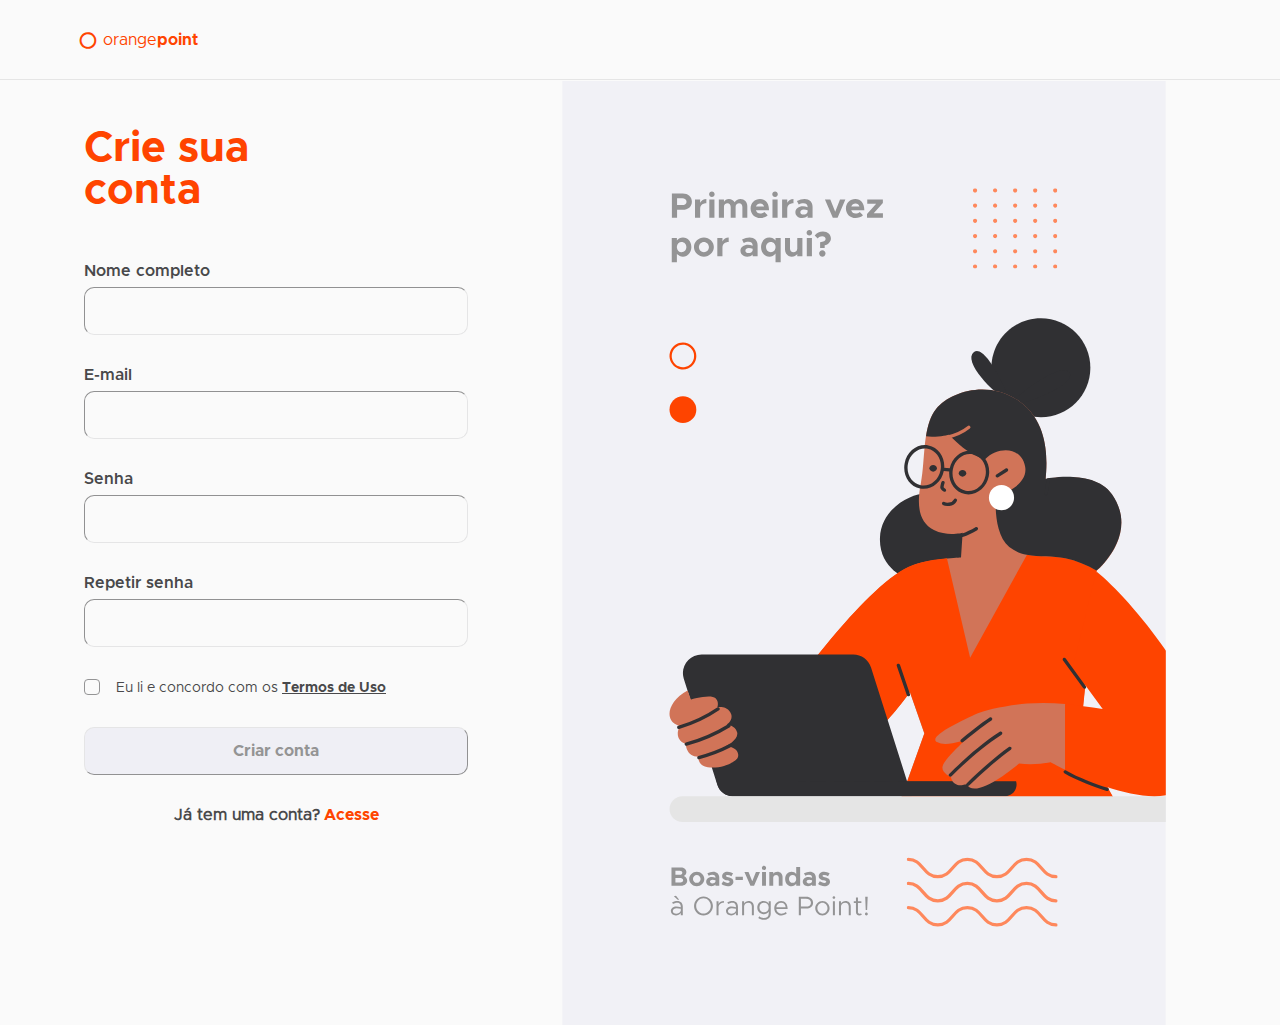
<file: index.html>
<!DOCTYPE html>
<html lang="pt-br">
  <head>
    <meta charset="UTF-8" />
    <meta http-equiv="X-UA-Compatible" content="IE=edge" />
    <meta name="viewport" content="width=device-width, initial-scale=1.0" />
    <link
      rel="shortcut icon"
      href="assets/images/favicon.svg"
      type="image/x-icon"
    />
    <title>Cadastro</title>

    <!--  Icons -->
    <link rel="stylesheet" href="assets/icons/style.css" />

    <!--  Style -->
    <link rel="stylesheet" type="text/css" href="sign-up/style-sign-up.css" />

    <!-- Fonts-->
    <link rel="stylesheet" href="login/style-login.css" />
  </head>
  <body>
    <header id="header">
      <nav class="container">
        <div class="logo-op">
          <i class="icon-Size-32px"></i>
          <a class="logo" href="#">orange<strong>point</strong></a>
        </div>
      </nav>
    </header>

    <main>
      <div id="sign-up-container">
        <div class="form">
          <div class="container">
            <h1 class="acess">
              Crie sua<br />
              conta
            </h1>
          </div>

          <div class="container">
            <label for="name">Nome completo</label>
            <input type="text" name="name" id="name" />
          </div>

          <div class="container">
            <label for="email">E-mail</label>
            <input type="email" name="email" id="email" />
          </div>

          <div class="container">
            <label for="password">Senha</label>
            <input type="password" name="password" id="password" />
          </div>

          <div class="container">
            <label for="password">Repetir senha</label>
            <input type="password" name="password" id="passwordagain" />
          </div>

          <div class="container box-terms">
            <label class="read">
              <input type="checkbox" name="terms" id="box-terms" />
              <span class="checkmark"></span>
              Eu li e concordo com os
              <a
                class="links"
                target="_blank"
                href="http://www.planalto.gov.br/ccivil_03/_ato2015-2018/2018/lei/l13709.htm"
                >Termos de Uso</a
              >
            </label>
          </div>

          <div class="container">
            <button type="submit" onclick="userAction()">Criar conta</button>
          </div>

          <div class="container">
            <p>
              Já tem uma conta?<a class="links" href="/login/index-login.html">
                Acesse</a
              >
            </p>
          </div>
        </div>
        <div>
          <img
            class="banner"
            src="assets/images/Banner-Signup.svg"
            alt="Primeira vez por aqui? - Ilustração mulher no notebook."
          />
        </div>
      </div>
    </main>

    <script type="text/javascript" src="sign-up/main-sign-up.js"></script>
  </body>
</html>
</file>
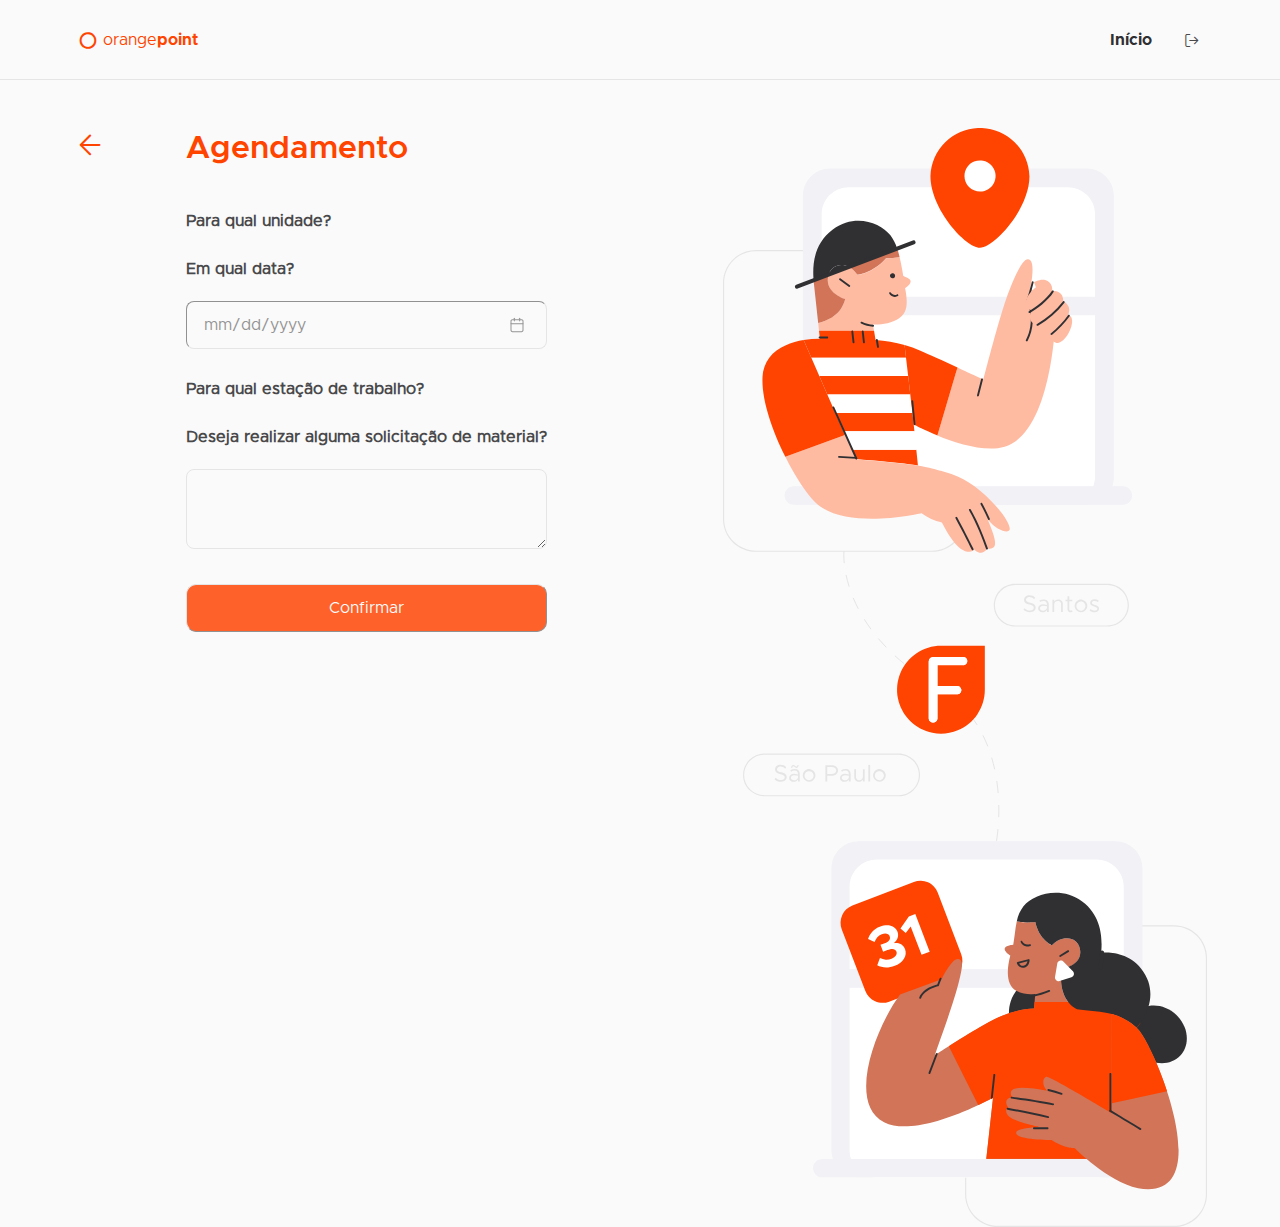
<file: booking/index-booking.html>
<!DOCTYPE html>
<html lang="pt_BR">
  <head>
    <meta charset="UTF-8" />
    <meta http-equiv="X-UA-Compatible" content="IE=edge" />
    <meta name="viewport" content="width=device-width, initial-scale=1.0" />
    <link
      rel="shortcut icon"
      href="../assets/images/favicon.svg"
      type="image/x-icon"
    />
    <title>Agendamento</title>

    <!--  Icons -->
    <link rel="stylesheet" href="../assets/icons/style.css" />

    <!--  Styles -->
    <link rel="stylesheet" href="style-booking.css" />

    <!-- Fonts-->
    <link rel="stylesheet" href="style-booking.css" />
  </head>
  <body>
    <header id="header">
      <nav class="container">
        <div class="logo-op">
          <i class="icon-Size-32px"></i>
          <a class="logo" href="#">orange<strong>point</strong></a>
        </div>

        <!-- menu -->
        <div class="menu">
          <ul class="grid">
            <li><a class="title" href="../welcome/welcome.html">Início</a></li>
            <li>
              <a class="title" href="../login/index-login.html" id="leave">Sair</a>
              <a class="icon-TypeLogout" href="../login/index-login.html"></a>
            </li>
          </ul>
        </div>
        <!-- menu icons -->
        <div class="toggle icon-TypeMenu"></div>
        <div class="toggle icon-TypeX"></div>
      </nav>
    </header>

    <main>
      <div class="booking-container">
        <div class="form">
          <div class="container backbutton">
            <h2>
              <a href="../welcome/welcome.html"><i class="icon-TypeBack-Left"></i></a>Agendamento
            </h2>
          </div>

          <div class="section">
            <div class="container">
              <p>Para qual unidade?</p>
            </div>

            <div id="radios"></div>

            <div class="container">
              <p>Em qual data?</p>
              <input
                id="calendar-icon"
                type="date"
                onchange="onChangeData();"
              />
            </div>

            <div class="container">
              <p>Para qual estação de trabalho?</p>
            </div>

            <section id="cards" class="cards"></section>

            <div class="container">
              <p>Deseja realizar alguma solicitação de material?</p>
              <textarea id="story" name="story" rows="5" cols="33"></textarea>
            </div>

            <div class="container">
              <button onclick="confirmarReserva();">Confirmar</button>
            </div>
          </div>
        </div>

        <div>
          <img src="../assets/images/agendamento.svg" alt="" />
        </div>
      </div>
    </main>

    <script src="script-booking.js"></script>
  </body>
</html>
</file>
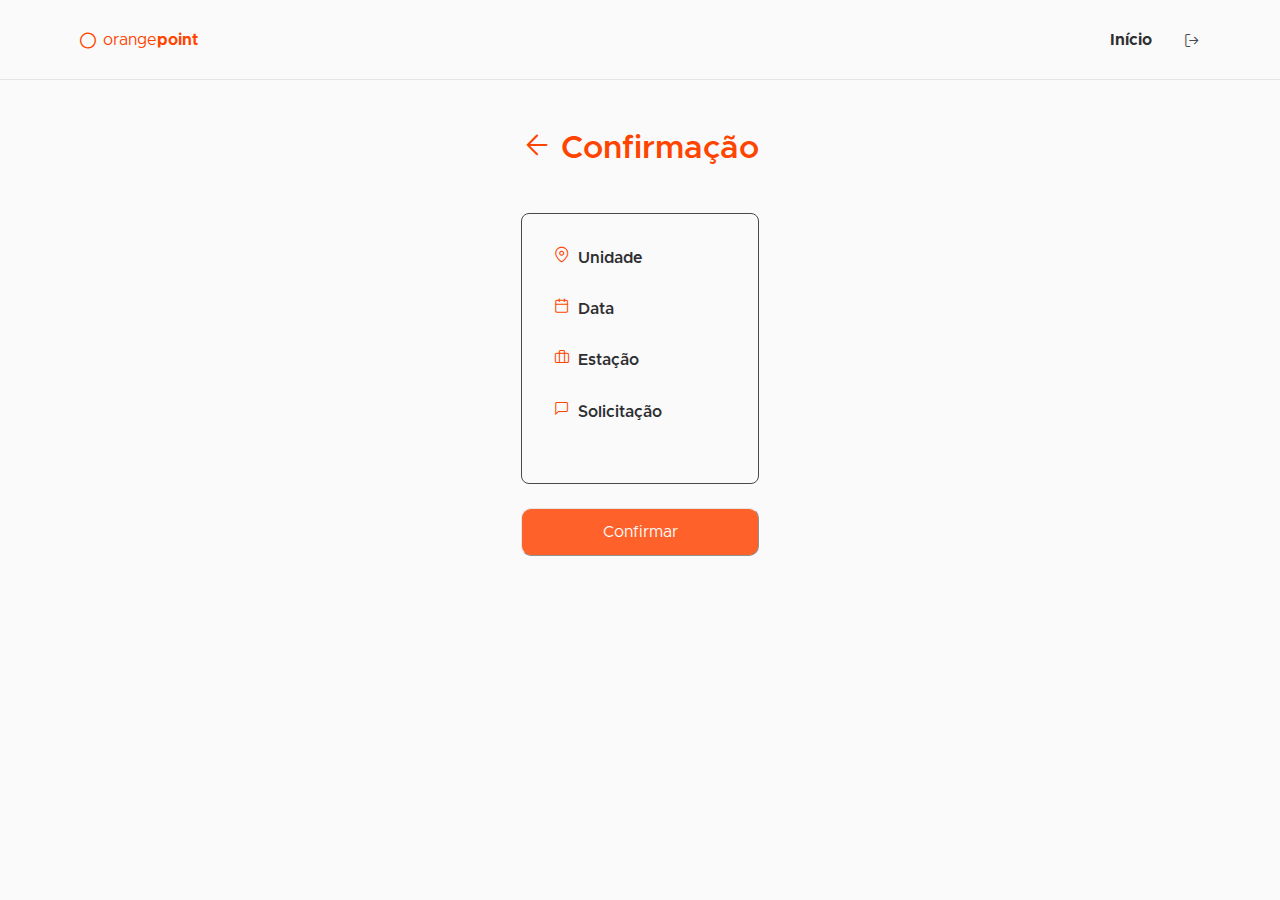
<file: confirmation-page/index-confirmation.html>
<!DOCTYPE html>
<html lang="pt_BR" class="sr">
  <head>
    <meta charset="UTF-8" />
    <meta http-equiv="X-UA-Compatible" content="IE=edge" />
    <meta name="viewport" content="width=device-width, initial-scale=1.0" />
    <link
      rel="shortcut icon"
      href="../assets/images/favicon.svg"
      type="image/x-icon"
    />
    <title>Confirmação</title>
    <link rel="stylesheet" href="style-confirmation.css" />
    <!--  Icons -->
    <link rel="stylesheet" href="../assets/icons/style.css" />
  </head>
  <body>
    <header id="header">
      <nav class="container">
        <div class="logo-op">
          <i class="icon-Size-32px"></i>
          <a class="logo" href="#">orange<strong>point</strong></a>
        </div>
        <!-- menu -->
        <div class="menu">
          <ul class="grid">
            <li><a class="title" href="../welcome/welcome.html">Início</a></li>
            <li>
              <a class="title" href="../login/index-login.html" id="leave">Sair</a>
              <a class="icon-TypeLogout" href="../login/index-login.html"></a>
            </li>
          </ul>
        </div>
        <!-- menu icons -->
        <div class="toggle icon-TypeMenu"></div>
        <div class="toggle icon-TypeX"></div>
      </nav>
    </header>

    <main>
      <section class="confirmation-container">
        <div class="backbutton">
          <h2>
            <a href="../booking/index-booking.html"><i class="icon-TypeBack-Left"></i></a>Confirmação
          </h2>
        </div>

        <div class="card">
          <div class="form">
            <div class="information">
              <i class="icon-TypePlace" id="icon-confirmation"></i>
              <h3>Unidade</h3>
            </div>
            <div>
              <p id="unidade_negocio"></p>
            </div>
            <div>
              <div class="information">
                <i class="icon-TypeCalendar" id="icon-confirmation"></i>
                <h3>Data</h3>
              </div>
              <div>
                <p id="data_reserva"></p>
              </div>
            </div>

            <div>
              <div class="information">
                <i class="icon-TypeWork" id="icon-confirmation"></i>
                <h3>Estação</h3>
              </div>
              <div>
                <p id="estacao_trabalho"></p>
              </div>
            </div>
            <div>
              <div class="information">
                <i class="icon-TypeMessage" id="icon-confirmation"></i>
                <h3>Solicitação</h3>
              </div>
              <div>
                <p id="solicitacao_material">
                </p>
              </div>
            </div>
          </div>
        </div>

        <div>
          <button onclick="onClickConfirmarReserva();">Confirmar</button>
        </div>
      </section>
    </main>
    <script src="main-confirmation.js"></script>
  </body>
</html>
</file>
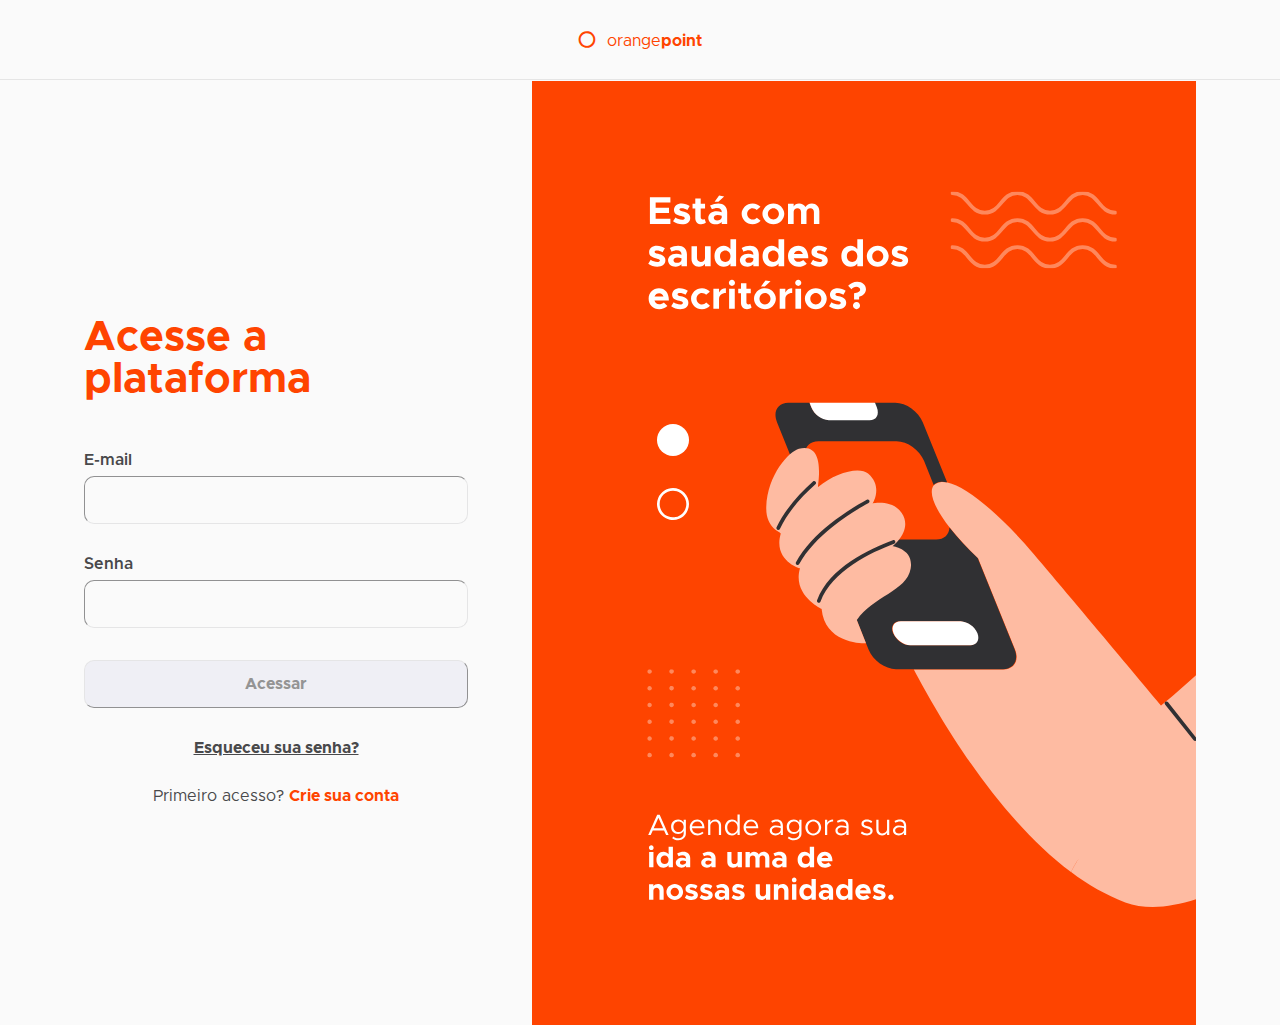
<file: login/index-login.html>
<!DOCTYPE html>
<html lang="pt_BR">
  <head>
    <meta charset="UTF-8" />
    <meta http-equiv="X-UA-Compatible" content="IE=edge" />
    <meta name="viewport" content="width=device-width, initial-scale=1.0" />
    <link
      rel="shortcut icon"
      href="../assets/images/favicon.svg"
      type="image/x-icon"
    />
    <title>Login</title>

    <!--  Icons -->
    <link rel="stylesheet" href="../assets/icons/style.css" />

    <!--  Style -->
    <link rel="stylesheet" type="text/css" src="style-login.css" />

    <!-- Fonts-->
    <link rel="stylesheet" href="style-login.css" />
  </head>
  <body>
    <header id="header">
      <nav class="container">
        <div class="logo-op">
          <i class="icon-Size-32px"></i>
          <a class="logo" href="#">orange<strong>point</strong></a>
        </div>
      </nav>
    </header>

    <main>
      <div id="login-container">
        <div class="form">
          <div class="container">
            <h1 class="acess">Acesse a plataforma</h1>
          </div>

          <div class="container">
            <label for="email">E-mail</label>
            <input type="email" name="email" id="email" />
          </div>

          <div class="container">
            <label for="password">Senha</label>
            <input type="password" name="password" id="password" />
          </div>

          <div class="container">
            <button type="submit" id="button" onclick="userActionLogin()">
              Acessar
            </button>
          </div>

          <div class="container" id="links">
            <a class="forgot-password" href="forgot-password"
              >Esqueceu sua senha?</a
            >
          </div>

          <div class="container" id="first-acess">
            <a
              class="create-account"
              href="/index.html"
              id="links"
              >Primeiro acesso?<span><b> Crie sua conta</b></span></a
            >
          </div>
        </div>
        <div>
          <img
            class="banner"
            src="../assets/images/Banners.svg"
            alt="Desenho com celular na mão e na volta dois textos com os dizeres - está com saudades dos escritórios. Agende agora sua ida a uma de nossas unidades"
          />
        </div>
      </div>
    </main>

    <script type="text/javascript" src="main-login.js"></script>
  </body>
</html>
</file>
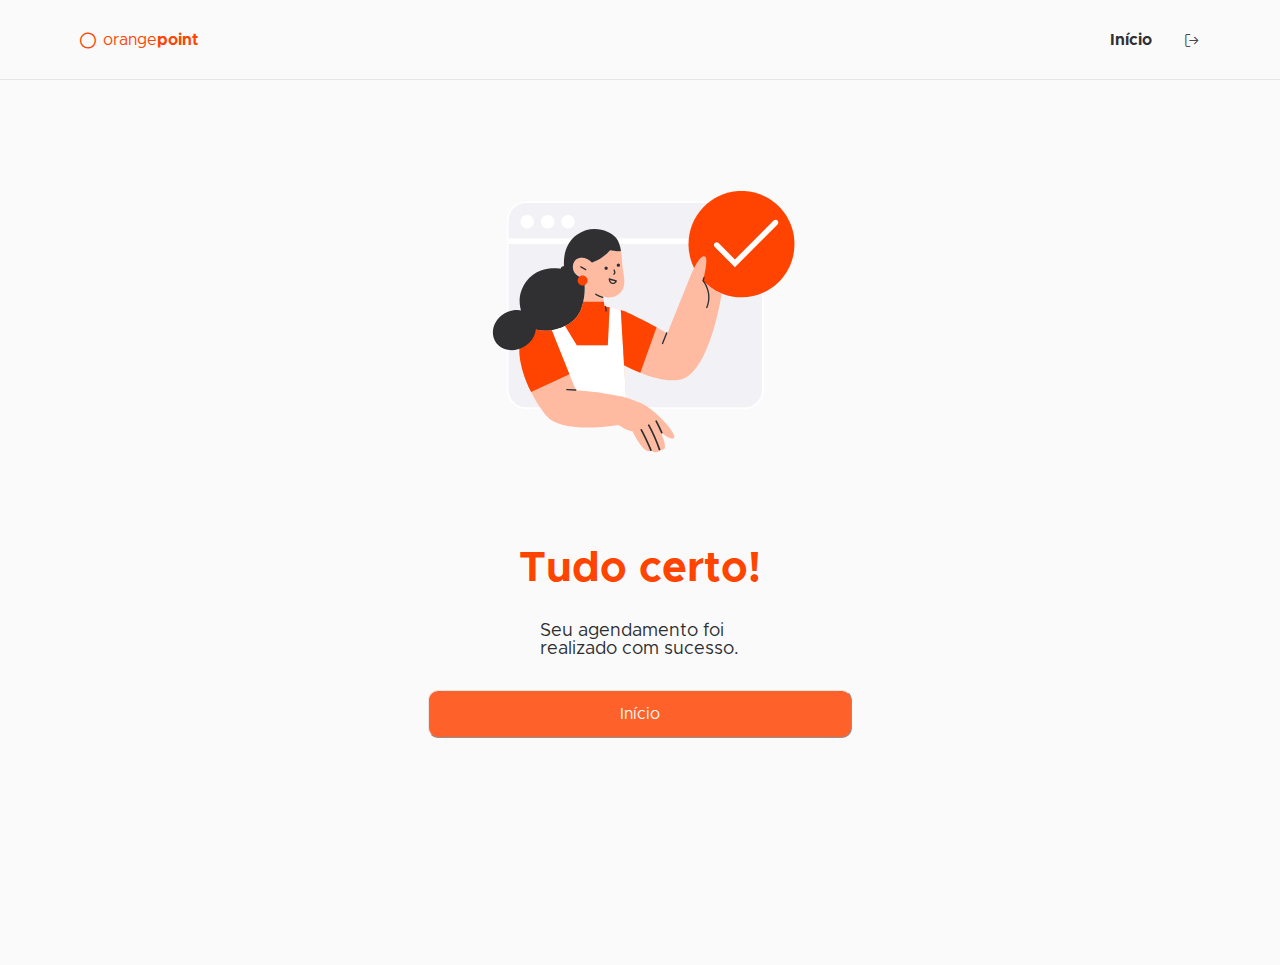
<file: sucess-booking/sucess.html>
<!DOCTYPE html>
<html lang="pt-br">
  <head>
    <meta charset="UTF-8" />
    <meta http-equiv="X-UA-Compatible" content="IE=edge" />
    <meta name="viewport" content="width=device-width, initial-scale=1.0" />
    <link rel="stylesheet" href="style-sucess.css" />
    <link
      rel="shortcut icon"
      href="../assets/images/favicon.svg"
      type="image/x-icon"
    />
    <title>Sucesso</title>
    <!--  Icons -->
    <link rel="stylesheet" href="../assets/icons/style.css" />
  </head>
  <body>
    <header id="header">
      <nav class="container">
        <div class="logo-op">
          <i class="icon-Size-32px"></i>
          <a class="logo" href="#">orange<strong>point</strong></a>
        </div>
        <!-- menu -->
        <div class="menu">
          <ul class="grid">
            <li><a class="title" href="../welcome/welcome.html">Início</a></li>
            <li>
              <a class="title" href="../login/index-login.html" id="leave"
                >Sair</a
              >
              <a class="icon-TypeLogout" href="../login/index-login.html"></a>
            </li>
          </ul>
        </div>
        <!-- menu icons -->
        <div class="toggle icon-TypeMenu"></div>
        <div class="toggle icon-TypeX"></div>
      </nav>
    </header>
    <main>
      <section class="sucess-container">
        <div class="container-image">
          <img
            src="../assets/images/type-illustration.svg"
            alt="Ilustração - Mulher segurando símbolo de checkmark."
          />
        </div>

        <div class="container text">
          <h1>Tudo certo!</h1>
        </div>
        <div class="container text">
          <p>Seu agendamento foi realizado com sucesso.</p>
        </div>
        <div class="container">
          <a href="../welcome/welcome.html"><button>Início</button></a>
        </div>
      </section>
    </main>
    <script src="sucess.js"></script>
  </body>
</html>
</file>
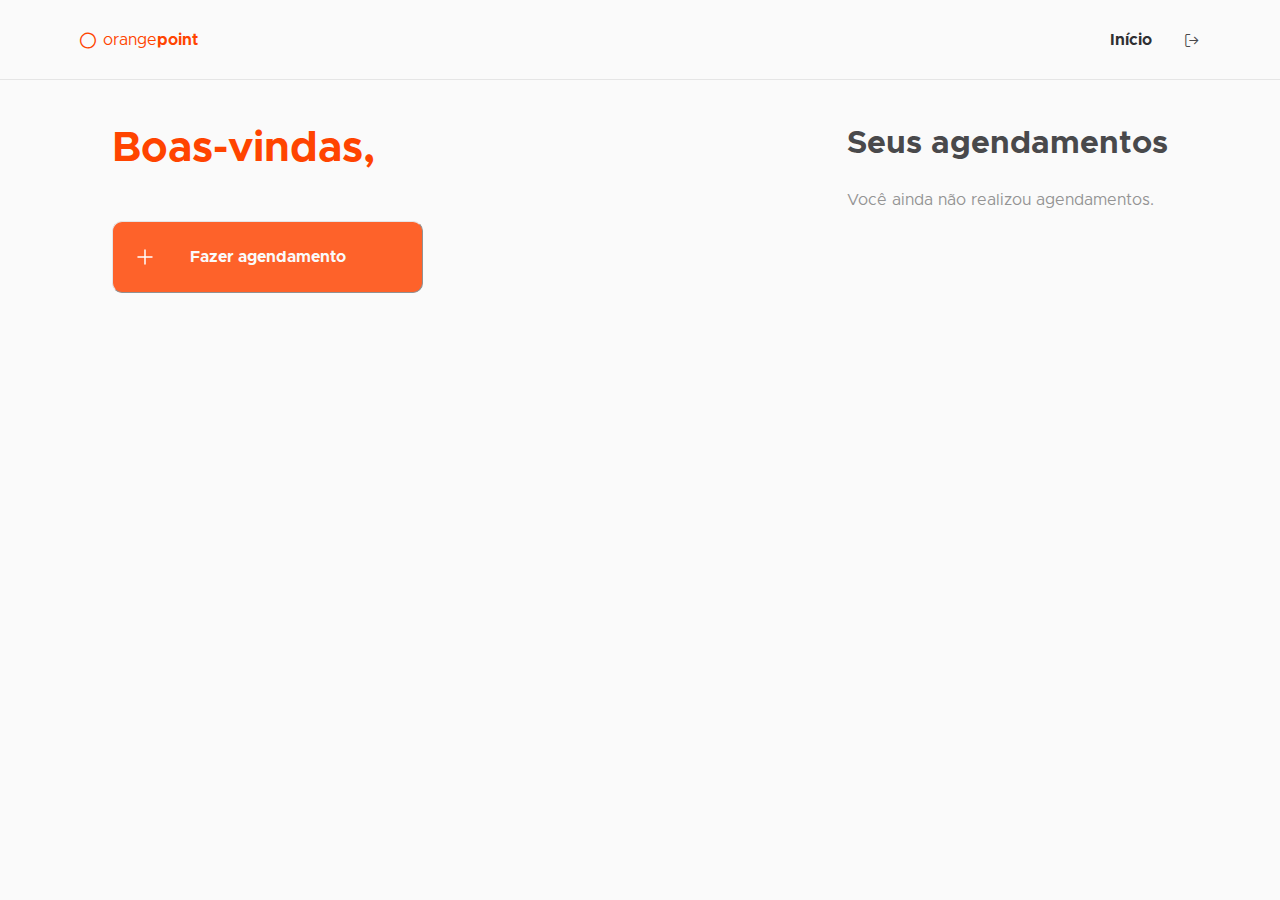
<file: welcome/welcome.html>
<!DOCTYPE html>
<html lang="pt-br">
  <head>
    <meta charset="UTF-8" />
    <meta http-equiv="X-UA-Compatible" content="IE=edge" />
    <meta name="viewport" content="width=device-width, initial-scale=1.0" />
    <link rel="stylesheet" href="style-welcome.css" />
    <link
      rel="shortcut icon"
      href="../assets/images/favicon.svg"
      type="image/x-icon"
    />
    <title>Bem-vindo</title>
    <!--  Icons -->
    <link rel="stylesheet" href="../assets/icons/style.css" />
  </head>
  <body>
    <header id="header">
      <nav class="container">
        <div class="logo-op">
          <i class="icon-Size-32px"></i>
          <a class="logo" href="#">orange<strong>point</strong></a>
        </div>
        <!-- menu -->
        <div class="menu">
          <ul class="grid">
            <li><a class="title" href="../welcome/welcome.html">Início</a></li>
            <li>
              <a class="title" href="../login/index-login.html" id="leave"
                >Sair</a
              >
              <a class="icon-TypeLogout" href="../login/index-login.html"></a>
            </li>
          </ul>
        </div>
        <!-- menu icons -->
        <div class="toggle icon-TypeMenu"></div>
        <div class="toggle icon-TypeX"></div>
      </nav>
    </header>
    <main>
      <div class="welcome-container">
        <div class="container">
          <h1 class="acess">Boas-vindas, <span id="nome-usuario"></span></h1>
          <button onclick="acessoFazerBooking()" class="btn-makebooking">
            Fazer agendamento
          </button>
        </div>
        <div class="cards">
          <div class="container">
            <h3>Seus agendamentos</h3>
          </div>
          <div class="container" id="sem_agendamentos">
            <p>Você ainda não realizou agendamentos.</p>
          </div>

          <div id="reservas_realizadas" class="container">
            <div id="card_hidden" class="card hidden">
              <div class="card-container">
                <div class="date">
                  <div class="menu-more">
                    <div class="dropdown">
                      <button onclick="myFunction()" class="dropbtn"></button>
                      <div id="myDropdown" class="dropdown-content">
                        <a href="#home"
                          ><span class="icon-TypeEdit"></span> Editar</a
                        >
                        <a href="#about"
                          ><span class="icon-TypeDelete"></span> Apagar</a
                        >
                      </div>
                    </div>
                  </div>
                  <div class="information">
                    <label id="data_reserva"></label>
                  </div>
                </div>
                <div class="divider-1"></div>
                <div class="section">
                  <div class="information">
                    <i class="icon-TypePlace" id="icon-confirmation"></i>
                    <h4 id="unidade_negocio">Unidade</h4>
                  </div>

                  <div class="information">
                    <i class="icon-TypeWork" id="icon-confirmation"></i>
                    <h4 id="estacao_trabalho">Estação</h4>
                  </div>
                </div>
              </div>
            </div>
          </div>
        </div>
      </div>
    </main>
    <script src="welcome.js"></script>
  </body>
</html>
</file>
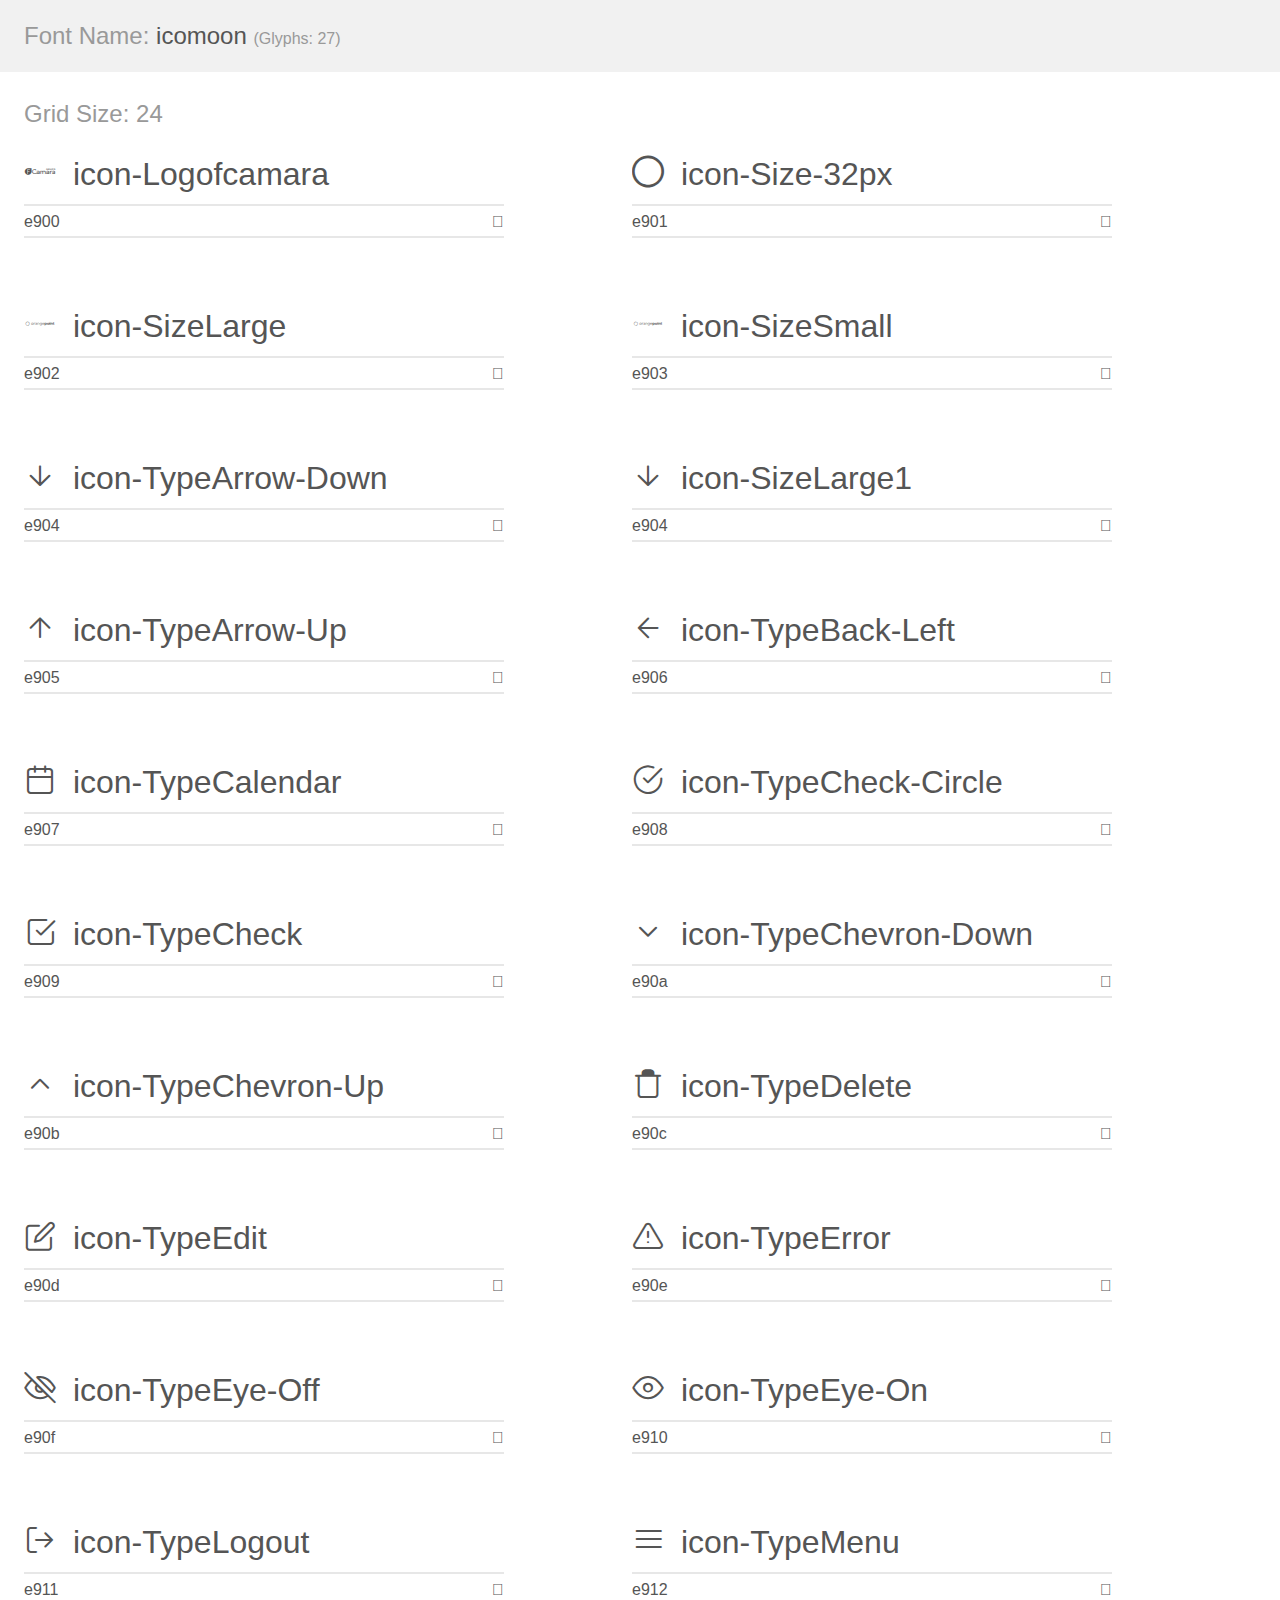
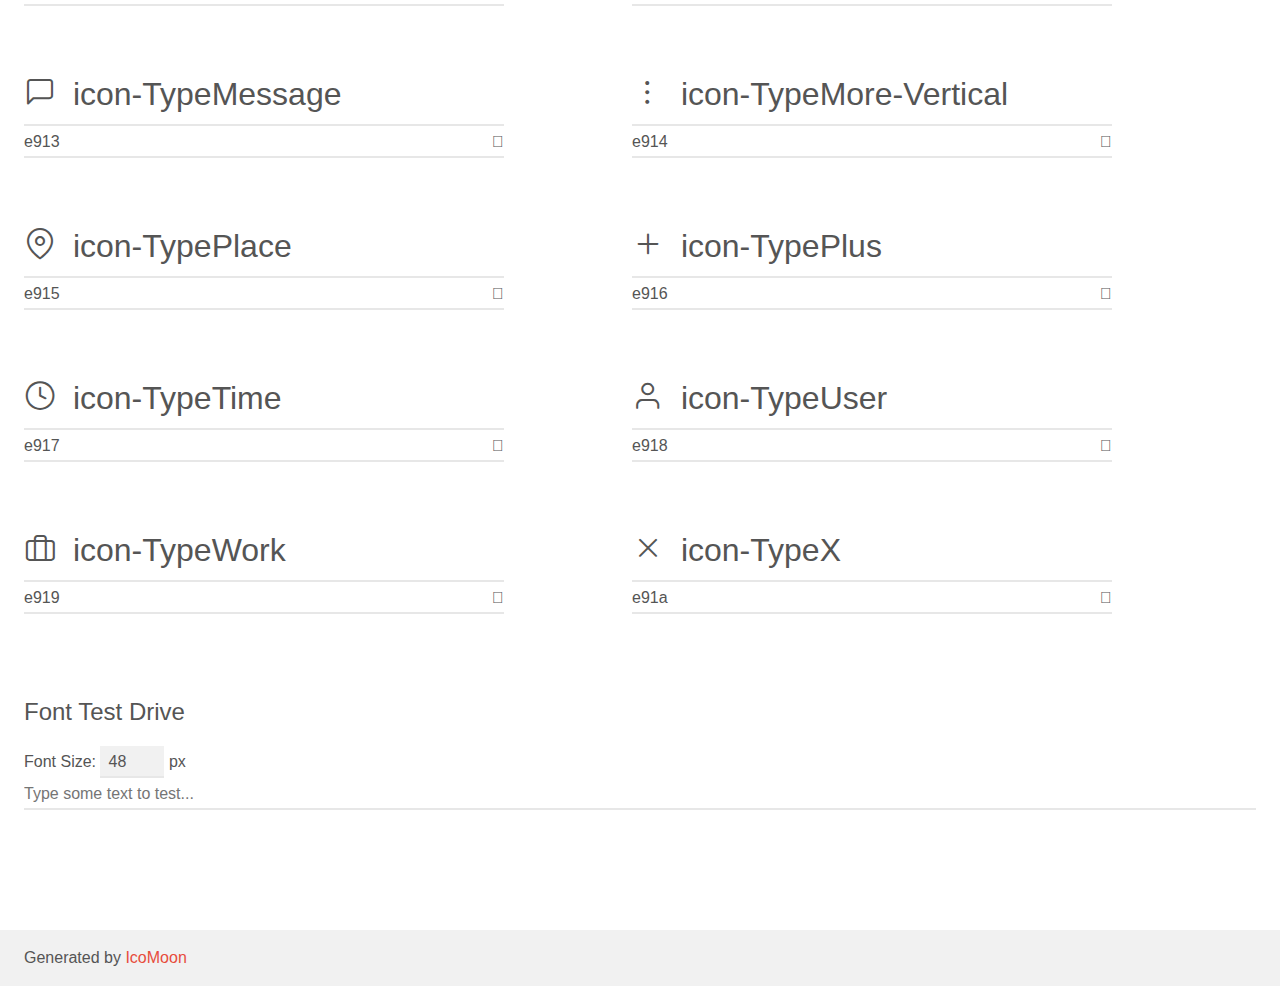
<file: assets/icons/demo.html>
<!doctype html>
<html>
<head>
    <meta charset="utf-8">
    <title>IcoMoon Demo</title>
    <meta name="description" content="An Icon Font Generated By IcoMoon.io">
    <meta name="viewport" content="width=device-width, initial-scale=1">
    <link rel="stylesheet" href="demo-files/demo.css">
    <link rel="stylesheet" href="style.css"></head>
<body>
    <div class="bgc1 clearfix">
        <h1 class="mhmm mvm"><span class="fgc1">Font Name:</span> icomoon <small class="fgc1">(Glyphs:&nbsp;27)</small></h1>
    </div>
    <div class="clearfix mhl ptl">
        <h1 class="mvm mtn fgc1">Grid Size: 24</h1>
        <div class="glyph fs1">
            <div class="clearfix bshadow0 pbs">
                <span class="icon-Logofcamara"></span>
                <span class="mls"> icon-Logofcamara</span>
            </div>
            <fieldset class="fs0 size1of1 clearfix hidden-false">
                <input type="text" readonly value="e900" class="unit size1of2" />
                <input type="text" maxlength="1" readonly value="&#xe900;" class="unitRight size1of2 talign-right" />
            </fieldset>
            <div class="fs0 bshadow0 clearfix hidden-true">
                <span class="unit pvs fgc1">liga: </span>
                <input type="text" readonly value="" class="liga unitRight" />
            </div>
        </div>
        <div class="glyph fs1">
            <div class="clearfix bshadow0 pbs">
                <span class="icon-Size-32px"></span>
                <span class="mls"> icon-Size-32px</span>
            </div>
            <fieldset class="fs0 size1of1 clearfix hidden-false">
                <input type="text" readonly value="e901" class="unit size1of2" />
                <input type="text" maxlength="1" readonly value="&#xe901;" class="unitRight size1of2 talign-right" />
            </fieldset>
            <div class="fs0 bshadow0 clearfix hidden-true">
                <span class="unit pvs fgc1">liga: </span>
                <input type="text" readonly value="" class="liga unitRight" />
            </div>
        </div>
        <div class="glyph fs1">
            <div class="clearfix bshadow0 pbs">
                <span class="icon-SizeLarge"></span>
                <span class="mls"> icon-SizeLarge</span>
            </div>
            <fieldset class="fs0 size1of1 clearfix hidden-false">
                <input type="text" readonly value="e902" class="unit size1of2" />
                <input type="text" maxlength="1" readonly value="&#xe902;" class="unitRight size1of2 talign-right" />
            </fieldset>
            <div class="fs0 bshadow0 clearfix hidden-true">
                <span class="unit pvs fgc1">liga: </span>
                <input type="text" readonly value="" class="liga unitRight" />
            </div>
        </div>
        <div class="glyph fs1">
            <div class="clearfix bshadow0 pbs">
                <span class="icon-SizeSmall"></span>
                <span class="mls"> icon-SizeSmall</span>
            </div>
            <fieldset class="fs0 size1of1 clearfix hidden-false">
                <input type="text" readonly value="e903" class="unit size1of2" />
                <input type="text" maxlength="1" readonly value="&#xe903;" class="unitRight size1of2 talign-right" />
            </fieldset>
            <div class="fs0 bshadow0 clearfix hidden-true">
                <span class="unit pvs fgc1">liga: </span>
                <input type="text" readonly value="" class="liga unitRight" />
            </div>
        </div>
        <div class="glyph fs1">
            <div class="clearfix bshadow0 pbs">
                <span class="icon-TypeArrow-Down"></span>
                <span class="mls"> icon-TypeArrow-Down</span>
            </div>
            <fieldset class="fs0 size1of1 clearfix hidden-false">
                <input type="text" readonly value="e904" class="unit size1of2" />
                <input type="text" maxlength="1" readonly value="&#xe904;" class="unitRight size1of2 talign-right" />
            </fieldset>
            <div class="fs0 bshadow0 clearfix hidden-true">
                <span class="unit pvs fgc1">liga: </span>
                <input type="text" readonly value="" class="liga unitRight" />
            </div>
        </div>
        <div class="glyph fs1">
            <div class="clearfix bshadow0 pbs">
                <span class="icon-SizeLarge1"></span>
                <span class="mls"> icon-SizeLarge1</span>
            </div>
            <fieldset class="fs0 size1of1 clearfix hidden-false">
                <input type="text" readonly value="e904" class="unit size1of2" />
                <input type="text" maxlength="1" readonly value="&#xe904;" class="unitRight size1of2 talign-right" />
            </fieldset>
            <div class="fs0 bshadow0 clearfix hidden-true">
                <span class="unit pvs fgc1">liga: </span>
                <input type="text" readonly value="" class="liga unitRight" />
            </div>
        </div>
        <div class="glyph fs1">
            <div class="clearfix bshadow0 pbs">
                <span class="icon-TypeArrow-Up"></span>
                <span class="mls"> icon-TypeArrow-Up</span>
            </div>
            <fieldset class="fs0 size1of1 clearfix hidden-false">
                <input type="text" readonly value="e905" class="unit size1of2" />
                <input type="text" maxlength="1" readonly value="&#xe905;" class="unitRight size1of2 talign-right" />
            </fieldset>
            <div class="fs0 bshadow0 clearfix hidden-true">
                <span class="unit pvs fgc1">liga: </span>
                <input type="text" readonly value="" class="liga unitRight" />
            </div>
        </div>
        <div class="glyph fs1">
            <div class="clearfix bshadow0 pbs">
                <span class="icon-TypeBack-Left"></span>
                <span class="mls"> icon-TypeBack-Left</span>
            </div>
            <fieldset class="fs0 size1of1 clearfix hidden-false">
                <input type="text" readonly value="e906" class="unit size1of2" />
                <input type="text" maxlength="1" readonly value="&#xe906;" class="unitRight size1of2 talign-right" />
            </fieldset>
            <div class="fs0 bshadow0 clearfix hidden-true">
                <span class="unit pvs fgc1">liga: </span>
                <input type="text" readonly value="" class="liga unitRight" />
            </div>
        </div>
        <div class="glyph fs1">
            <div class="clearfix bshadow0 pbs">
                <span class="icon-TypeCalendar"></span>
                <span class="mls"> icon-TypeCalendar</span>
            </div>
            <fieldset class="fs0 size1of1 clearfix hidden-false">
                <input type="text" readonly value="e907" class="unit size1of2" />
                <input type="text" maxlength="1" readonly value="&#xe907;" class="unitRight size1of2 talign-right" />
            </fieldset>
            <div class="fs0 bshadow0 clearfix hidden-true">
                <span class="unit pvs fgc1">liga: </span>
                <input type="text" readonly value="" class="liga unitRight" />
            </div>
        </div>
        <div class="glyph fs1">
            <div class="clearfix bshadow0 pbs">
                <span class="icon-TypeCheck-Circle"></span>
                <span class="mls"> icon-TypeCheck-Circle</span>
            </div>
            <fieldset class="fs0 size1of1 clearfix hidden-false">
                <input type="text" readonly value="e908" class="unit size1of2" />
                <input type="text" maxlength="1" readonly value="&#xe908;" class="unitRight size1of2 talign-right" />
            </fieldset>
            <div class="fs0 bshadow0 clearfix hidden-true">
                <span class="unit pvs fgc1">liga: </span>
                <input type="text" readonly value="" class="liga unitRight" />
            </div>
        </div>
        <div class="glyph fs1">
            <div class="clearfix bshadow0 pbs">
                <span class="icon-TypeCheck"></span>
                <span class="mls"> icon-TypeCheck</span>
            </div>
            <fieldset class="fs0 size1of1 clearfix hidden-false">
                <input type="text" readonly value="e909" class="unit size1of2" />
                <input type="text" maxlength="1" readonly value="&#xe909;" class="unitRight size1of2 talign-right" />
            </fieldset>
            <div class="fs0 bshadow0 clearfix hidden-true">
                <span class="unit pvs fgc1">liga: </span>
                <input type="text" readonly value="" class="liga unitRight" />
            </div>
        </div>
        <div class="glyph fs1">
            <div class="clearfix bshadow0 pbs">
                <span class="icon-TypeChevron-Down"></span>
                <span class="mls"> icon-TypeChevron-Down</span>
            </div>
            <fieldset class="fs0 size1of1 clearfix hidden-false">
                <input type="text" readonly value="e90a" class="unit size1of2" />
                <input type="text" maxlength="1" readonly value="&#xe90a;" class="unitRight size1of2 talign-right" />
            </fieldset>
            <div class="fs0 bshadow0 clearfix hidden-true">
                <span class="unit pvs fgc1">liga: </span>
                <input type="text" readonly value="" class="liga unitRight" />
            </div>
        </div>
        <div class="glyph fs1">
            <div class="clearfix bshadow0 pbs">
                <span class="icon-TypeChevron-Up"></span>
                <span class="mls"> icon-TypeChevron-Up</span>
            </div>
            <fieldset class="fs0 size1of1 clearfix hidden-false">
                <input type="text" readonly value="e90b" class="unit size1of2" />
                <input type="text" maxlength="1" readonly value="&#xe90b;" class="unitRight size1of2 talign-right" />
            </fieldset>
            <div class="fs0 bshadow0 clearfix hidden-true">
                <span class="unit pvs fgc1">liga: </span>
                <input type="text" readonly value="" class="liga unitRight" />
            </div>
        </div>
        <div class="glyph fs1">
            <div class="clearfix bshadow0 pbs">
                <span class="icon-TypeDelete"></span>
                <span class="mls"> icon-TypeDelete</span>
            </div>
            <fieldset class="fs0 size1of1 clearfix hidden-false">
                <input type="text" readonly value="e90c" class="unit size1of2" />
                <input type="text" maxlength="1" readonly value="&#xe90c;" class="unitRight size1of2 talign-right" />
            </fieldset>
            <div class="fs0 bshadow0 clearfix hidden-true">
                <span class="unit pvs fgc1">liga: </span>
                <input type="text" readonly value="" class="liga unitRight" />
            </div>
        </div>
        <div class="glyph fs1">
            <div class="clearfix bshadow0 pbs">
                <span class="icon-TypeEdit"></span>
                <span class="mls"> icon-TypeEdit</span>
            </div>
            <fieldset class="fs0 size1of1 clearfix hidden-false">
                <input type="text" readonly value="e90d" class="unit size1of2" />
                <input type="text" maxlength="1" readonly value="&#xe90d;" class="unitRight size1of2 talign-right" />
            </fieldset>
            <div class="fs0 bshadow0 clearfix hidden-true">
                <span class="unit pvs fgc1">liga: </span>
                <input type="text" readonly value="" class="liga unitRight" />
            </div>
        </div>
        <div class="glyph fs1">
            <div class="clearfix bshadow0 pbs">
                <span class="icon-TypeError"></span>
                <span class="mls"> icon-TypeError</span>
            </div>
            <fieldset class="fs0 size1of1 clearfix hidden-false">
                <input type="text" readonly value="e90e" class="unit size1of2" />
                <input type="text" maxlength="1" readonly value="&#xe90e;" class="unitRight size1of2 talign-right" />
            </fieldset>
            <div class="fs0 bshadow0 clearfix hidden-true">
                <span class="unit pvs fgc1">liga: </span>
                <input type="text" readonly value="" class="liga unitRight" />
            </div>
        </div>
        <div class="glyph fs1">
            <div class="clearfix bshadow0 pbs">
                <span class="icon-TypeEye-Off"></span>
                <span class="mls"> icon-TypeEye-Off</span>
            </div>
            <fieldset class="fs0 size1of1 clearfix hidden-false">
                <input type="text" readonly value="e90f" class="unit size1of2" />
                <input type="text" maxlength="1" readonly value="&#xe90f;" class="unitRight size1of2 talign-right" />
            </fieldset>
            <div class="fs0 bshadow0 clearfix hidden-true">
                <span class="unit pvs fgc1">liga: </span>
                <input type="text" readonly value="" class="liga unitRight" />
            </div>
        </div>
        <div class="glyph fs1">
            <div class="clearfix bshadow0 pbs">
                <span class="icon-TypeEye-On"></span>
                <span class="mls"> icon-TypeEye-On</span>
            </div>
            <fieldset class="fs0 size1of1 clearfix hidden-false">
                <input type="text" readonly value="e910" class="unit size1of2" />
                <input type="text" maxlength="1" readonly value="&#xe910;" class="unitRight size1of2 talign-right" />
            </fieldset>
            <div class="fs0 bshadow0 clearfix hidden-true">
                <span class="unit pvs fgc1">liga: </span>
                <input type="text" readonly value="" class="liga unitRight" />
            </div>
        </div>
        <div class="glyph fs1">
            <div class="clearfix bshadow0 pbs">
                <span class="icon-TypeLogout"></span>
                <span class="mls"> icon-TypeLogout</span>
            </div>
            <fieldset class="fs0 size1of1 clearfix hidden-false">
                <input type="text" readonly value="e911" class="unit size1of2" />
                <input type="text" maxlength="1" readonly value="&#xe911;" class="unitRight size1of2 talign-right" />
            </fieldset>
            <div class="fs0 bshadow0 clearfix hidden-true">
                <span class="unit pvs fgc1">liga: </span>
                <input type="text" readonly value="" class="liga unitRight" />
            </div>
        </div>
        <div class="glyph fs1">
            <div class="clearfix bshadow0 pbs">
                <span class="icon-TypeMenu"></span>
                <span class="mls"> icon-TypeMenu</span>
            </div>
            <fieldset class="fs0 size1of1 clearfix hidden-false">
                <input type="text" readonly value="e912" class="unit size1of2" />
                <input type="text" maxlength="1" readonly value="&#xe912;" class="unitRight size1of2 talign-right" />
            </fieldset>
            <div class="fs0 bshadow0 clearfix hidden-true">
                <span class="unit pvs fgc1">liga: </span>
                <input type="text" readonly value="" class="liga unitRight" />
            </div>
        </div>
        <div class="glyph fs1">
            <div class="clearfix bshadow0 pbs">
                <span class="icon-TypeMessage"></span>
                <span class="mls"> icon-TypeMessage</span>
            </div>
            <fieldset class="fs0 size1of1 clearfix hidden-false">
                <input type="text" readonly value="e913" class="unit size1of2" />
                <input type="text" maxlength="1" readonly value="&#xe913;" class="unitRight size1of2 talign-right" />
            </fieldset>
            <div class="fs0 bshadow0 clearfix hidden-true">
                <span class="unit pvs fgc1">liga: </span>
                <input type="text" readonly value="" class="liga unitRight" />
            </div>
        </div>
        <div class="glyph fs1">
            <div class="clearfix bshadow0 pbs">
                <span class="icon-TypeMore-Vertical"></span>
                <span class="mls"> icon-TypeMore-Vertical</span>
            </div>
            <fieldset class="fs0 size1of1 clearfix hidden-false">
                <input type="text" readonly value="e914" class="unit size1of2" />
                <input type="text" maxlength="1" readonly value="&#xe914;" class="unitRight size1of2 talign-right" />
            </fieldset>
            <div class="fs0 bshadow0 clearfix hidden-true">
                <span class="unit pvs fgc1">liga: </span>
                <input type="text" readonly value="" class="liga unitRight" />
            </div>
        </div>
        <div class="glyph fs1">
            <div class="clearfix bshadow0 pbs">
                <span class="icon-TypePlace"></span>
                <span class="mls"> icon-TypePlace</span>
            </div>
            <fieldset class="fs0 size1of1 clearfix hidden-false">
                <input type="text" readonly value="e915" class="unit size1of2" />
                <input type="text" maxlength="1" readonly value="&#xe915;" class="unitRight size1of2 talign-right" />
            </fieldset>
            <div class="fs0 bshadow0 clearfix hidden-true">
                <span class="unit pvs fgc1">liga: </span>
                <input type="text" readonly value="" class="liga unitRight" />
            </div>
        </div>
        <div class="glyph fs1">
            <div class="clearfix bshadow0 pbs">
                <span class="icon-TypePlus"></span>
                <span class="mls"> icon-TypePlus</span>
            </div>
            <fieldset class="fs0 size1of1 clearfix hidden-false">
                <input type="text" readonly value="e916" class="unit size1of2" />
                <input type="text" maxlength="1" readonly value="&#xe916;" class="unitRight size1of2 talign-right" />
            </fieldset>
            <div class="fs0 bshadow0 clearfix hidden-true">
                <span class="unit pvs fgc1">liga: </span>
                <input type="text" readonly value="" class="liga unitRight" />
            </div>
        </div>
        <div class="glyph fs1">
            <div class="clearfix bshadow0 pbs">
                <span class="icon-TypeTime"></span>
                <span class="mls"> icon-TypeTime</span>
            </div>
            <fieldset class="fs0 size1of1 clearfix hidden-false">
                <input type="text" readonly value="e917" class="unit size1of2" />
                <input type="text" maxlength="1" readonly value="&#xe917;" class="unitRight size1of2 talign-right" />
            </fieldset>
            <div class="fs0 bshadow0 clearfix hidden-true">
                <span class="unit pvs fgc1">liga: </span>
                <input type="text" readonly value="" class="liga unitRight" />
            </div>
        </div>
        <div class="glyph fs1">
            <div class="clearfix bshadow0 pbs">
                <span class="icon-TypeUser"></span>
                <span class="mls"> icon-TypeUser</span>
            </div>
            <fieldset class="fs0 size1of1 clearfix hidden-false">
                <input type="text" readonly value="e918" class="unit size1of2" />
                <input type="text" maxlength="1" readonly value="&#xe918;" class="unitRight size1of2 talign-right" />
            </fieldset>
            <div class="fs0 bshadow0 clearfix hidden-true">
                <span class="unit pvs fgc1">liga: </span>
                <input type="text" readonly value="" class="liga unitRight" />
            </div>
        </div>
        <div class="glyph fs1">
            <div class="clearfix bshadow0 pbs">
                <span class="icon-TypeWork"></span>
                <span class="mls"> icon-TypeWork</span>
            </div>
            <fieldset class="fs0 size1of1 clearfix hidden-false">
                <input type="text" readonly value="e919" class="unit size1of2" />
                <input type="text" maxlength="1" readonly value="&#xe919;" class="unitRight size1of2 talign-right" />
            </fieldset>
            <div class="fs0 bshadow0 clearfix hidden-true">
                <span class="unit pvs fgc1">liga: </span>
                <input type="text" readonly value="" class="liga unitRight" />
            </div>
        </div>
        <div class="glyph fs1">
            <div class="clearfix bshadow0 pbs">
                <span class="icon-TypeX"></span>
                <span class="mls"> icon-TypeX</span>
            </div>
            <fieldset class="fs0 size1of1 clearfix hidden-false">
                <input type="text" readonly value="e91a" class="unit size1of2" />
                <input type="text" maxlength="1" readonly value="&#xe91a;" class="unitRight size1of2 talign-right" />
            </fieldset>
            <div class="fs0 bshadow0 clearfix hidden-true">
                <span class="unit pvs fgc1">liga: </span>
                <input type="text" readonly value="" class="liga unitRight" />
            </div>
        </div>
    </div>

    <!--[if gt IE 8]><!-->
    <div class="mhl clearfix mbl">
        <h1>Font Test Drive</h1>
        <label>
            Font Size: <input id="fontSize" type="number" class="textbox0 mbm"
            min="8" value="48" />
            px
        </label>
        <input id="testText" type="text" class="phl size1of1 mvl"
        placeholder="Type some text to test..." value=""/>
        <div id="testDrive" class="icon-" style="font-family: icomoon">&nbsp;
        </div>
    </div>
    <!--<![endif]-->
    <div class="bgc1 clearfix">
        <p class="mhl">Generated by <a href="https://icomoon.io/app">IcoMoon</a></p>
    </div>

    <script src="demo-files/demo.js"></script>
</body>
</html>
</file>
<file: assets/icons/style.css>
@font-face {
  font-family: 'icomoon';
  src: url('fonts/icomoon.eot?7i6xtk');
  src: url('fonts/icomoon.eot?7i6xtk#iefix') format('embedded-opentype'),
    url('fonts/icomoon.ttf?7i6xtk') format('truetype'),
    url('fonts/icomoon.woff?7i6xtk') format('woff'),
    url('fonts/icomoon.svg?7i6xtk#icomoon') format('svg');
  font-weight: normal;
  font-style: normal;
  font-display: block;
}

[class^='icon-'],
[class*=' icon-'] {
  /* use !important to prevent issues with browser extensions that change fonts */
  font-family: 'icomoon' !important;
  speak: never;
  font-style: normal;
  font-weight: normal;
  font-variant: normal;
  text-transform: none;
  line-height: 1;

  /* Better Font Rendering =========== */
  -webkit-font-smoothing: antialiased;
  -moz-osx-font-smoothing: grayscale;
}

.icon-Logofcamara:before {
  content: '\e900';
}
.icon-Size-32px:before {
  content: '\e901';
}
.icon-SizeLarge:before {
  content: '\e902';
}
.icon-SizeSmall:before {
  content: '\e903';
}
.icon-TypeArrow-Down:before {
  content: '\e904';
}
.icon-SizeLarge1:before {
  content: '\e904';
}
.icon-TypeArrow-Up:before {
  content: '\e905';
}
.icon-TypeBack-Left:before {
  content: '\e906';
}
.icon-TypeCalendar:before {
  content: '\e907';
}
.icon-TypeCheck-Circle:before {
  content: '\e908';
}
.icon-TypeCheck:before {
  content: '\e909';
}
.icon-TypeChevron-Down:before {
  content: '\e90a';
}
.icon-TypeChevron-Up:before {
  content: '\e90b';
}
.icon-TypeDelete:before {
  content: '\e90c';
}
.icon-TypeEdit:before {
  content: '\e90d';
}
.icon-TypeError:before {
  content: '\e90e';
}
.icon-TypeEye-Off:before {
  content: '\e90f';
}
.icon-TypeEye-On:before {
  content: '\e910';
}
.icon-TypeLogout:before {
  content: '\e911';
}
.icon-TypeMenu:before {
  content: '\e912';
}
.icon-TypeMessage:before {
  content: '\e913';
}
.icon-TypeMore-Vertical:before {
  content: '\e914';
}
.icon-TypePlace:before {
  content: '\e915';
}
.icon-TypePlus:before {
  content: '\e916';
}
.icon-TypeTime:before {
  content: '\e917';
}
.icon-TypeUser:before {
  content: '\e918';
}
.icon-TypeWork:before {
  content: '\e919';
}
.icon-TypeX:before {
  content: '\e91a';
}
</file>
<file: assets/icons/demo-files/demo.css>
body {
  padding: 0;
  margin: 0;
  font-family: sans-serif;
  font-size: 1em;
  line-height: 1.5;
  color: #555;
  background: #fff;
}
h1 {
  font-size: 1.5em;
  font-weight: normal;
}
small {
  font-size: .66666667em;
}
a {
  color: #e74c3c;
  text-decoration: none;
}
a:hover, a:focus {
  box-shadow: 0 1px #e74c3c;
}
.bshadow0, input {
  box-shadow: inset 0 -2px #e7e7e7;
}
input:hover {
  box-shadow: inset 0 -2px #ccc;
}
input, fieldset {
  font-family: sans-serif;
  font-size: 1em;
  margin: 0;
  padding: 0;
  border: 0;
}
input {
  color: inherit;
  line-height: 1.5;
  height: 1.5em;
  padding: .25em 0;
}
input:focus {
  outline: none;
  box-shadow: inset 0 -2px #449fdb;
}
.glyph {
  font-size: 16px;
  width: 15em;
  padding-bottom: 1em;
  margin-right: 4em;
  margin-bottom: 1em;
  float: left;
  overflow: hidden;
}
.liga {
  width: 80%;
  width: calc(100% - 2.5em);
}
.talign-right {
  text-align: right;
}
.talign-center {
  text-align: center;
}
.bgc1 {
  background: #f1f1f1;
}
.fgc1 {
  color: #999;
}
.fgc0 {
  color: #000;
}
p {
  margin-top: 1em;
  margin-bottom: 1em;
}
.mvm {
  margin-top: .75em;
  margin-bottom: .75em;
}
.mtn {
  margin-top: 0;
}
.mtl, .mal {
  margin-top: 1.5em;
}
.mbl, .mal {
  margin-bottom: 1.5em;
}
.mal, .mhl {
  margin-left: 1.5em;
  margin-right: 1.5em;
}
.mhmm {
  margin-left: 1em;
  margin-right: 1em;
}
.mls {
  margin-left: .25em;
}
.ptl {
  padding-top: 1.5em;
}
.pbs, .pvs {
  padding-bottom: .25em;
}
.pvs, .pts {
  padding-top: .25em;
}
.unit {
  float: left;
}
.unitRight {
  float: right;
}
.size1of2 {
  width: 50%;
}
.size1of1 {
  width: 100%;
}
.clearfix:before, .clearfix:after {
  content: " ";
  display: table;
}
.clearfix:after {
  clear: both;
}
.hidden-true {
  display: none;
}
.textbox0 {
  width: 3em;
  background: #f1f1f1;
  padding: .25em .5em;
  line-height: 1.5;
  height: 1.5em;
}
#testDrive {
  display: block;
  padding-top: 24px;
  line-height: 1.5;
}
.fs0 {
  font-size: 16px;
}
.fs1 {
  font-size: 32px;
}
</file>
<file: sign-up/style-sign-up.css>
/*======= RESET ============================*/
* {
  margin: 0;
  padding: 0;
  box-sizing: border-box;
}

a {
  text-decoration: none;
}

img {
  display: none;
  visibility: hidden;
}

/*======= VARIABLES ============================*/
:root {
  --header-height: 5rem;

  /* colors */
  --hue: 16;
  /* HSL color mode */
  --base-color: hsl(var(--hue) 100% 50%);
  --base-color-second: hsl(var(--hue) 99% 58%);
  --base-color-alt: hsl(var(--hue) 99% 68%);
  --title-color: hsl(var(--hue) 100% 50%);
  --text-color: hsl(240 1% 29%);
  --text-color-light: hsl(240 0% 58%);
  --text-color-active: hsl(240, 3%, 19%, 1);
  --body-color: hsl(0 0% 98%);
  --body-color-light: hsl(230 1% 90%);
  --button-color: hsl(240 22% 95%);
  --button-color-hover: hsl(100%, 50%);
  --card-background: hsl(240, 22%, 95%);

  /* fonts */
  --title-font-size: 2rem;
  --subtitle-font-size: 1.125rem;
  --label-font-size: 0.875rem;
  --input-font-size: 0.75rem;
  --body-font-size: 1rem;

  --body-font: 'Metropolis';
  --body-font-semibold: 'Metropolis-semibold';
  --body-font-bold: 'Metropolis-bold';
}

/*======= FONTS ============================*/

@font-face {
  font-family: 'metropolis';
  src: url(../assets/fonts/Metropolis-Regular.otf);
  font-style: normal;
  font-weight: 400;
}

@font-face {
  font-family: 'metropolis-semibold';
  src: url(../assets/fonts/Metropolis-SemiBold.otf);
  font-style: normal;
  font-weight: 600;
}

@font-face {
  font-family: 'metropolis-bold';
  src: url(../assets/fonts/Metropolis-Bold.otf);
  font-style: normal;
  font-weight: 700;
}

/*========= BASE ========*/

html {
  scroll-behavior: smooth;
}

body {
  font: 400 var(--body-font-size) var(--body-font);
  color: var(--text-color);
  background: var(--body-color);
  -webkit-font-smoothing: antialiased;
  margin-top: 8rem;
}

h1 {
  font: 700 var(--title-font-size) var(--body-font-bold);
  color: var(--title-color);
  text-align: left;
  margin-bottom: 3.1875rem;
}

h1.acess {
  width: 200px;
}

p {
  text-align: center;
  font: 400 var(--label-font-size) var(--body-font);
  color: var(--text-color);
  margin-bottom: 8.75rem;
}

[target='_blank'] {
  font: 400 var(--input-font-size) var(--body-font-bold);
  color: var(--text-color);
  text-decoration: underline;
}

p a.links {
  font: 400 var(--label-font-size) var(--body-font-bold);
  color: var(--base-color);
}

label {
  font: 600 var(--input-font-size) var(--body-font-bold);
  color: var(--text-color);
}

label.read {
  font: 400 var(--input-font-size) var(--body-font);
  color: var(--text-color);
}

span {
  font: 400 var(--input-font-size) var(--body-font);
}

input {
  width: 100%;
  height: 3rem;
  padding: 1rem;
  max-width: 24rem;
  font: 400 var(--label-font-size) var(--body-font);
  color: var(--text-color-light);
  background-color: var(--body-color);
  border-radius: 10px;
  border-color: var(--body-color-light);
  border-width: 1px;
  margin-top: 0.5rem;
}

input[type='checkbox'] {
  height: 1rem;
  width: 1rem;
  margin-bottom: 0.5rem;
  margin-right: 0.7rem;
}

button {
  max-width: 24rem;
  background-color: var(--button-color);
  color: var(--text-color-light);
  height: 3rem;
  display: inline-flex;
  align-items: center;
  justify-content: center;
  width: 100%;
  padding: 1rem;
  font: 400 var(--body-font-size) var(--body-font);
  border-radius: 10px;
  border-color: var(--body-color-light);
  border-width: 1px;
  transition: background 0.3s;
}

button:hover {
  background-color: rgba(254, 68, 0, 1);
  color: var(--body-color);
}

button:active {
  box-shadow: inset -2px -2px 3px rgba(255, 255, 255, 0.6),
    inset 2px 2px 3px rgba(0, 0, 0, 0.6);
}

.box-terms {
  display: block;
  position: relative;
  padding-left: 2rem;
  -webkit-user-select: none;
  -moz-user-select: none;
  -ms-user-select: none;
  user-select: none;
}

/* Hide the browser's default radio button */
input[type='checkbox'] {
  position: absolute;
  opacity: 0;
  cursor: pointer;
  color: var(--base-color);
  height: 0;
  width: 0;
}

/* Create a custom checkbox */
.checkmark {
  position: absolute;
  top: 0;
  left: 0;
  height: 16px;
  width: 16px;
  background-color: var(--body-color);
  border-radius: 4px;
  border: 1px solid #949495;
  cursor: pointer;
}

/* When the checkbox is checked, add a blue background */
.read input:checked ~ .checkmark {
  background-color: var(--base-color);
  border: none;
}

/* Create the checkmark/indicator (hidden when not checked) */
.checkmark:after {
  content: '';
  position: absolute;
  display: none;
}

/* Show the checkmark when checked */
.read input:checked ~ .checkmark:after {
  display: block;
}

/* Style the checkmark/indicator */
.read .checkmark:after {
  left: 6px;
  top: 2px;
  width: 3px;
  height: 8px;
  border: solid white;
  border-width: 0 2px 2px 0;
  border-radius: 1px;
  -webkit-transform: rotate(45deg);
  -ms-transform: rotate(45deg);
  transform: rotate(45deg);
}

/*======= LAYOUT ========*/

.logo-op {
  display: flex;
  align-items: center;
}

.logo {
  font: 400 var(--body-font-size) var(--body-font);
  color: var(--title-color);
}

.logo strong {
  font: 700 var(--body-font-size) var(--body-font-bold);
}

.container {
  margin-right: 2rem;
  margin-left: 2rem;
  margin-bottom: 32px;
  max-width: 24rem;
}

.grid {
  display: grid;
  gap: 1.5rem;
}

.card {
  display: flex;
  flex-direction: column;
  max-width: 24rem;
  margin-bottom: 1.5rem;
  background: var(--body-color);
  border-radius: 0.5rem;
  height: 4.5rem;
  padding: 1rem;
  border-color: var(--body-color-light);
  border-style: solid;
  border-width: 1px;
  transition: all 0.2s ease-out;
}

.card:hover {
  box-shadow: 0 3px 10px 0 #aaa;
  border-color: rgba(148, 148, 149, 1);
  transform: translateY(-5px);
  cursor: pointer;
}

.card:active {
  background-color: var(--card-background);
  color: var(--base-color);
  border: none;
}

.type-label {
  display: inline;
  margin-right: 20px;
  color: var(--text-color-light);
}

.row {
  display: flex;
  flex-direction: row;
  justify-content: space-between;
}

.col {
  flex: 1;
  display: block;
}

.icon-Size-32px {
  font: 600 var(--label-font-size) var(--body-font-semibold);
  color: var(--base-color);
  padding-right: 7px;
}

.container select {
  -webkit-appearance: none;
  -moz-appearance: none;
  appearance: none;
  position: relative;
  height: 3rem;
  max-width: 24rem;
  width: 100%;
  padding: 1rem;
  border-radius: 0.5rem;
  border-color: var(--body-color-light);
  font: 400 var(--input-font-size) var(--body-font);
  color: var(--text-color-light);
  background: var(--body-color);
  background-image: url(../assets/icons/chevron-down-gray.svg);
  background-position: 95% center;
  background-repeat: no-repeat;
  background-size: 24px;
}

textarea {
  max-width: 24rem;
  background: var(--body-color);
  border-width: 1px;
  border-radius: 0.5rem;
  border-color: var(--body-color-light);
  font: 400 var(--input-font-size) var(--body-font);
  color: var(--text-color-light);
  width: 100%;
  height: 5rem;
  padding: 1rem;
}

#header {
  border-bottom: 1px solid #e5e5e5;
  margin-bottom: 2rem;
  display: flex;
  height: var(--header-height);

  position: fixed;
  top: 0;
  left: 0;
  z-index: 100;
  background-color: var(--body-color);
  width: 100%;
}

#header .container {
  display: block;
  text-align: center;
  align-items: center;
  margin: auto;
}

#header.scroll {
  /*quando quiser mudar a cor durante scroll*/
  box-shadow: 0px 0px 15px rgba(0, 0, 0, 0.15);
}

/* Responsive */
/*========= MEDIA QUERIES ======================*/
/* extra large devices: 1200 > */
@media (min-width: 1200px) {
  :root {
    --title-font-size: 2.625rem;
    --subtitle-font-size: 2rem;
    --label-font-size: 1rem;
    --input-font-size: 0.875rem;
  }
  /* reusable classes */
  .container {
    max-width: 1120px;
    margin-left: auto;
    margin-right: auto;
  }

  #sign-up-container {
    display: flex;
    justify-content: center;
  }

  h1.acess {
    width: 24rem;
  }

  .form {
    margin-right: 3.625rem;
  }

  img {
    display: flex;
    opacity: 1;
    visibility: visible;
    height: 65.375rem;
    width: 41.5rem;
    margin-top: -52px;
  }
}

/* large devices: 1023 > */
/* large devices: 768 > */
@media only screen and (min-width: 425px) and (max-device-width: 1199px) {
  nav.container {
    display: flex;
    max-width: 125px;
  }

  .container {
    width: 24rem;
    max-width: 24rem;
    margin-left: auto;
    margin-right: auto;
  }

  #sign-up-container {
    display: flex;
    max-width: 24rem;
    margin-left: auto;
    margin-right: auto;
  }
}
</file>
<file: login/style-login.css>
/*======= RESET ============================*/
* {
  margin: 0;
  padding: 0;
  box-sizing: border-box;
}

a {
  text-decoration: none;
}

img {
  display: none;
  visibility: hidden;
}

/*======= VARIABLES ============================*/
:root {
  --header-height: 5rem;

  /* colors */
  --hue: 16;
  /* HSL color mode */
  --base-color: hsl(var(--hue) 100% 50%);
  --base-color-second: hsl(var(--hue) 99% 58%);
  --base-color-alt: hsl(var(--hue) 99% 68%);
  --title-color: hsl(var(--hue) 100% 50%);
  --text-color: hsl(240 1% 29%);
  --text-color-light: hsl(240 0% 58%);
  --body-color: hsl(0 0% 98%);
  --body-color-light: hsl(230 1% 90%);
  --button-color: hsl(240 22% 95%);
  --button-color-hover: hsl(100%, 50%);
  --card-background: hsl(240, 22%, 95%);
  --label-color: hsl(240, 1%, 29%);

  /* fonts */
  --title-font-size: 2rem;
  --subtitle-font-size: 1.125rem;
  --label-font-size: 0.875rem;
  --input-font-size: 0.75rem;
  --body-font-size: 1rem;

  --body-font: 'Metropolis';
  --body-font-semibold: 'Metropolis-semibold';
  --body-font-bold: 'Metropolis-bold';
}

/*======= FONTS ============================*/

@font-face {
  font-family: 'metropolis';
  src: url(../assets/fonts/Metropolis-Regular.otf);
  font-style: normal;
  font-weight: 400;
}

@font-face {
  font-family: 'metropolis-semibold';
  src: url(../assets/fonts/Metropolis-SemiBold.otf);
  font-style: normal;
  font-weight: 600;
}

@font-face {
  font-family: 'metropolis-bold';
  src: url(../assets/fonts/Metropolis-Bold.otf);
  font-style: normal;
  font-weight: 700;
}

/*========= BASE ========*/

html {
  scroll-behavior: smooth;
}

body {
  font: 400 var(--body-font-size) var(--body-font);
  color: var(--text-color);
  background: var(--body-color);
  -webkit-font-smoothing: antialiased;
  margin-top: 8rem;
}

h1 {
  font: 700 var(--title-font-size) var(--body-font-bold);
  color: var(--title-color);
  text-align: left;
  margin-bottom: 3.1875rem;
}

h1.acess {
  width: 250px;
}

p {
  font: 700 var(--body-font-size) var(--body-font);
  color: var(--text-color);
  margin-bottom: 1.5rem;
}

label {
  font: 600 var(--label-font-size) var(--body-font-semibold);
  color: var(--label-color);
  padding: 0px 0px 10px 0px;
}

span {
  font: 400 var(--input-font-size) var(--body-font);
}

input {
  width: 100%;
  height: 3rem;
  padding: 1rem;
  max-width: 24rem;
  font: 400 var(--label-font-size) var(--body-font);
  color: var(--text-color-light);
  background-color: var(--body-color);
  border-radius: 10px;
  border-color: var(--body-color-light);
  border-width: 1px;
  margin-top: 0.5rem;
}

button {
  max-width: 24rem;
  background-color: var(--button-color);
  color: var(--text-color-light);
  height: 3rem;
  display: inline-flex;
  align-items: center;
  justify-content: center;
  width: 100%;
  padding: 1rem;
  font: 400 var(--body-font-size) var(--body-font-bold);
  border-radius: 10px;
  border-color: var(--body-color-light);
  border-width: 1px;
  transition: background 0.3s;
}

button:hover {
  background-color: rgba(254, 68, 0, 1);
  color: var(--body-color);
}

button:active {
  box-shadow: inset -2px -2px 3px rgba(255, 255, 255, 0.6),
    inset 2px 2px 3px rgba(0, 0, 0, 0.6);
}

#links .forgot-password {
  text-align: center;
  display: block;
  text-decoration: underline;
  font: 700 var(--label-font-size) var(--body-font-bold);
  color: var(--label-color);
  width: 100%;
  max-width: 24rem;
}

a.create-account {
  display: flex;
  justify-content: center;
  font: 400 var(--label-font-size) var(--body-font);
  color: var(--label-color);
}

a span {
  font: 700 var(--label-font-size) var(--body-font-bold);
  color: var(--base-color);
  margin-left: 5px;
}

/*======= LAYOUT ========*/

.logo {
  font: 400 var(--body-font-size) var(--body-font);
  color: var(--title-color);
}

.logo strong {
  font: 700 var(--body-font-size) var(--body-font-bold);
}

.container {
  margin-right: 2rem;
  margin-left: 2rem;
  margin-bottom: 32px;
  width: 100%;
  max-width: 24rem;
}

#login-container {
  display: flex;
  align-items: center;
}

.acess {
  padding-right: 10px;
}

.grid {
  display: grid;
  gap: 1.5rem;
}

.icon-Size-32px {
  font: 600 var(--label-font-size) var(--body-font-semibold);
  color: var(--base-color);
  padding-right: 7px;
}

#header {
  border-bottom: 1px solid #e5e5e5;
  margin-bottom: 2rem;
  display: flex;
  height: var(--header-height);

  position: fixed;
  top: 0;
  left: 0;
  z-index: 100;
  background-color: var(--body-color);
  width: 100%;
}

#header .container {
  display: block;
  text-align: center;
  align-items: center;
  margin: auto;
}

#header.scroll {
  /*quando quiser mudar a cor durante scroll*/
  box-shadow: 0px 0px 15px rgba(0, 0, 0, 0.15);
}

/* Responsive */
/*========= MEDIA QUERIES ======================*/
/* extra large devices: 1200 > */
@media (min-width: 1200px) {
  :root {
    --title-font-size: 2.625rem;
    --subtitle-font-size: 2rem;
    --label-font-size: 1rem;
    --input-font-size: 0.875rem;
  }
  /* reusable classes */
  .container {
    max-width: 1120px;
    margin-left: auto;
    margin-right: auto;
  }

  #login-container {
    display: flex;
    justify-content: center;
  }

  h1.acess {
    width: 24rem;
  }

  .form {
    max-width: 1120px;
    margin-right: 4rem;
  }

  img {
    display: flex;
    opacity: 1;
    visibility: visible;
    height: 59rem;
    width: 41.5rem;
    margin-top: -47px;
  }
}

/* large devices: 1023 > */
/* large devices: 768 > */
@media only screen and (min-width: 425px) and (max-device-width: 1199px) {
  nav.container {
    display: flex;
    max-width: 125px;
  }

  .container {
    width: 24rem;
    max-width: 24rem;
    margin-left: auto;
    margin-right: auto;
  }

  #login-container {
    display: flex;
    max-width: 24rem;
    margin-left: auto;
    margin-right: auto;
  }
}
</file>
<file: booking/style-booking.css>
/*======= RESET ============================*/
* {
  margin: 0;
  padding: 0;
  box-sizing: border-box;
}

ul {
  list-style: none;
}

a {
  text-decoration: none;
}

img {
  display: none;
  visibility: hidden;
}

/*======= VARIABLES ============================*/
:root {
  --header-height: 5rem;

  /* colors */
  --hue: 16;
  /* HSL color mode */
  --base-color: hsl(var(--hue) 100% 50%);
  --base-color-second: hsl(var(--hue) 99% 58%);
  --base-color-alt: hsl(var(--hue) 99% 68%);
  --title-color: hsl(var(--hue) 100% 50%);
  --text-color: hsl(240 1% 29%);
  --text-color-light: hsl(240 0% 58%);
  --text-color-active: hsl(240, 3%, 19%, 1);
  --body-color: hsl(0 0% 98%);
  --body-color-light: hsl(230 1% 90%);
  --button-color: hsl(240 22% 95%);
  --button-color-hover: hsl(100%, 50%);
  --card-background: hsl(240, 22%, 95%);

  /* fonts */
  --title-font-size: 2rem;
  --subtitle-font-size: 1.125rem;
  --label-font-size: 0.875rem;
  --input-font-size: 0.75rem;
  --body-font-size: 1rem;

  --body-font: 'Metropolis';
  --body-font-semibold: 'Metropolis-semibold';
  --body-font-bold: 'Metropolis-bold';
}

/*======= FONTS ============================*/

@font-face {
  font-family: 'metropolis';
  src: url(../assets/fonts/Metropolis-Regular.otf);
  font-style: normal;
  font-weight: 400;
}

@font-face {
  font-family: 'metropolis-semibold';
  src: url(../assets/fonts/Metropolis-SemiBold.otf);
  font-style: normal;
  font-weight: 600;
}

@font-face {
  font-family: 'metropolis-bold';
  src: url(../assets/fonts/Metropolis-Bold.otf);
  font-style: normal;
  font-weight: 700;
}

/*========= BASE ========*/

html {
  scroll-behavior: smooth;
}

body {
  font: 400 var(--body-font-size) var(--body-font);
  color: var(--text-color);
  background: var(--body-color);
  -webkit-font-smoothing: antialiased;
  margin-top: 8rem;
}

h2 {
  font: 600 var(--subtitle-font-size) var(--body-font-semibold);
  color: var(--title-color);
  text-align: center;
  margin-bottom: 1rem;
}

h3 {
  font: 600 var(--label-font-size) var(--body-font);
  color: var(--text-color-light);
  margin-bottom: 0.2rem;
  line-height: 1.5rem;
}

p {
  font: 700 var(--body-font-size) var(--body-font);
  color: var(--text-color);
  margin-bottom: 1.5rem;
}

label {
  font: 400 var(--label-font-size) var(--body-font);
  color: var(--text-color-light);
}

span {
  font: 400 var(--input-font-size) var(--body-font);
}

.title {
  font: 400 var(--subtitle-font-size) var(--body-font);
  color: var(--text-color-active);
  -webkit-font-smoothing: auto;
}

/* Datepicker*/

.calendar {
  display: inline-block;
}

#calendar-icon {
  background: var(--body-color);
  color: var(--text-color-light);
  border-radius: 0.5rem;
  border-color: var(--body-color-light);
  border-width: 1px;
  font: 400 var(--label-font-size) var(--body-font);
  height: 3rem;
  padding: 1rem;
  width: 100%;
  max-width: 24rem;
  background-image: url(../assets/icons/Type-Calendar-gray.svg);
  background-position: 94% center;
  background-repeat: no-repeat;
  background-size: 16px;
}

/* make the native arrow invisible and stretch it over the whole field so you can click anywhere in the input field to trigger the native datepicker*/
input[type='date']::-webkit-calendar-picker-indicator {
  opacity: 0;
  cursor: pointer;
}

/* adjust increase/decrease button */
input[type='date']::-webkit-inner-spin-button {
  z-index: 1;
}

/* adjust clear button */
input[type='date']::-webkit-clear-button {
  z-index: 1;
}

.backbutton {
  display: flex;
  align-items: flex-start;
}

.icon-TypeBack-Left {
  width: 40px;
  border: none;
  background-color: var(--body-color);
  color: var(--base-color);
  padding-right: 5rem;
}

button {
  max-width: 24rem;
  background-color: var(--base-color-second);
  color: var(--body-color);
  height: 3rem;
  display: inline-flex;
  align-items: center;
  justify-content: center;
  width: 100%;
  padding: 1rem;
  font: 400 var(--body-font-size) var(--body-font);
  border-radius: 10px;
  border-color: var(--body-color-light);
  border-width: 1px;
  transition: background 0.3s;
}

button:hover {
  background-color: rgba(254, 68, 0, 1);
  color: var(--body-color);
}

button:active {
  box-shadow: inset -2px -2px 3px rgba(255, 255, 255, 0.6),
    inset 2px 2px 3px rgba(0, 0, 0, 0.6);
}

.unity {
  display: flex;
  flex-direction: row;
  vertical-align: baseline;
}

.unidade-negocio {
  margin-left: 1rem;
  padding-top: 0.22rem;
}

/* Hide the browser's default radio button */
input[type='radio'] {
  position: absolute;
  opacity: 0;
  cursor: pointer;
  margin: 0.3rem 0px 0px 0.3rem;
}

/* Create a custom radio button */
.checkmark {
  display: flex;
  flex-direction: column;
  height: 20px;
  width: 20px;
  background-color: var(--body-color);
  border-radius: 50%;
  border: 2px solid #949495;
}

/* Create the indicator (the dot/circle - hidden when not checked) */
.checkmark:after {
  content: '';
  position: absolute;
  display: none;
}

/* When the radio button is checked, add a blue background */
.container input:checked ~ .checkmark {
  background-color: #ff4400;
  border: none;
}

/* Show the indicator (dot/circle) when checked */
.container input:checked ~ .checkmark:after {
  display: block;
  width: 10px;
  height: 10px;
}

/* Style the indicator (dot/circle) */
.container .checkmark:after {
  border-radius: 50%;
  background: #ff4400;
  margin: 2px 2px;
  border: 3px solid white;
}

/*======= LAYOUT ========*/

.logo-op {
  display: flex;
  align-items: center;
}

.logo {
  font: 400 var(--body-font-size) var(--body-font);
  color: var(--title-color);
}

.logo strong {
  font: 700 var(--body-font-size) var(--body-font-bold);
}

.icon-TypeLogout {
  display: none;
  visibility: hidden;
}

.container {
  margin-right: 2rem;
  margin-left: 2rem;
  margin-bottom: 32px;
}

.grid {
  display: grid;
  gap: 1.5rem;
}

.card {
  display: flex;
  flex-direction: column;
  max-width: 24rem;
  margin-bottom: 1.5rem;
  background: var(--body-color);
  border-radius: 0.5rem;
  height: 4.5rem;
  padding: 1rem;
  border-color: var(--body-color-light);
  border-style: solid;
  border-width: 1px;
  transition: all 0.2s ease-out;
}

.card:hover {
  box-shadow: 0 3px 10px 0 #aaa;
  border-color: rgba(148, 148, 149, 1);
  transform: translateY(-5px);
  cursor: pointer;
}

.active {
  box-shadow: 0 3px 10px 0 #aaa;
  border-color: rgba(148, 148, 149, 1);
  transform: translateY(-5px);
  cursor: pointer;
}

.type-label {
  display: inline;
  margin-right: 20px;
  color: var(--text-color-light);
}

.row {
  display: flex;
  flex-direction: row;
  justify-content: space-between;
}

.col {
  flex: 1;
  display: block;
}

.icon-Size-32px {
  font: 600 var(--body-font-size) var(--body-font-semibold);
  color: var(--base-color);
  padding-right: 7px;
}

.container select {
  -webkit-appearance: none;
  -moz-appearance: none;
  appearance: none;
  position: relative;
  height: 3rem;
  max-width: 24rem;
  width: 100%;
  padding: 1rem;
  border-radius: 0.5rem;
  border-color: var(--body-color-light);
  font: 400 var(--label-font-size) var(--body-font);
  color: var(--text-color-light);
  background: var(--body-color);
  background-image: url(../assets/icons/chevron-down-gray.svg);
  background-position: 95% center;
  background-repeat: no-repeat;
  background-size: 24px;
  cursor: pointer;
}

textarea {
  max-width: 24rem;
  background: var(--body-color);
  border-width: 1px;
  border-radius: 0.5rem;
  border-color: var(--body-color-light);
  font: 400 var(--input-font-size) var(--body-font);
  color: var(--text-color-light);
  width: 100%;
  height: 5rem;
  padding: 1rem;
}

#header {
  border-bottom: 1px solid #e5e5e5;
  margin-bottom: 2rem;
  display: flex;
  height: var(--header-height);

  position: fixed;
  top: 0;
  left: 0;
  z-index: 100;
  background-color: var(--body-color);
  width: 100%;
}

#header.scroll {
  /*quando quiser mudar a cor durante scroll*/
  box-shadow: 0px 0px 15px rgba(0, 0, 0, 0.15);
}

/*=========  NAVIGATION  ========= */
nav {
  height: var(--header-height);
  display: flex;
  align-items: center;
  justify-content: space-between;
  width: 100%;
}

nav ul li {
  text-align: center;
}

nav ul li a {
  transition: color 0.2s;
  position: relative;
}

nav ul li a:hover,
nav ul li a.active {
  font-weight: 600;
  color: var(--base-color);
  transform: translateY(-2px);
}

nav ul li a::after {
  content: '';
  width: 0%;
  height: 2px;
  background: var(--base-color);

  position: absolute;
  left: 0;
  bottom: -1rem;

  transition: width 0.2s;
}

nav ul li a:hover::after,
nav ul li a.active:hover {
  width: 100%;
}

nav .menu {
  opacity: 0;
  visibility: hidden;
  top: -20rem;
  transition: 0.2s;
}

nav .menu ul {
  display: none;
}

/* Mostrar Menu*/
nav.show .menu {
  opacity: 1;
  visibility: visible;

  background: var(--body-color);

  height: 100vh;
  width: 60%;

  position: fixed;
  top: 0;
  right: 0;

  display: grid;
  place-content: center;
}

nav.show .menu ul {
  display: grid;
}

nav.show ul.grid {
  gap: 2rem;
}

/* toggle menu */
.toggle {
  color: var(--base-color);
  font-size: 1.5rem;
  cursor: pointer;
}

nav .icon-TypeX {
  visibility: hidden;
  opacity: 0;

  position: absolute;
  top: -1.7rem;
  right: 1.7rem;

  transition: 0.2s;
}

nav.show div.icon-TypeX {
  visibility: visible;
  opacity: 1;
  top: 1.7rem;
}

/*======== Section =========*/

.col {
  display: flex;
}

/* Responsive */
/*========= MEDIA QUERIES ======================*/
/* extra large devices: 1200 > */
@media (min-width: 1200px) {
  :root {
    --subtitle-font-size: 2rem;
    --label-font-size: 1rem;
    --input-font-size: 0.875rem;
  }
  /* reusable classes */
  .container {
    max-width: 1120px;
    margin-left: auto;
    margin-right: auto;
  }

  .booking-container {
    display: flex;
    justify-content: center;
  }

  .form {
    margin-right: 11rem;
  }

  .section {
    padding-left: 7rem;
  }

  .icon-TypeLogout {
    display: flex;
    opacity: 1;
    visibility: visible;
    color: var(--text-color);
  }

  #leave {
    display: none;
    visibility: hidden;
  }

  img {
    display: flex;
    right: 0;
    opacity: 1;
    visibility: visible;
    height: 68.6875rem;
    width: 30.25rem;
  }

  /* navigation */
  nav .menu {
    opacity: 1;
    visibility: visible;
    top: 0;
  }

  nav .menu ul {
    display: flex;
    gap: 2rem;
  }

  nav .menu ul li a.title {
    font: 400 1rem var(--body-font-bold);
    -webkit-font-smoothing: antialiased;
  }

  nav .menu ul li a.title.active {
    font-weight: bold;
    -webkit-font-smoothing: auto;
  }

  nav .icon-TypeMenu {
    display: none;
  }
}

/* large devices: tablet > */
@media only screen and (min-width: 425px) and (max-device-width: 1199px) {
  .booking-container {
    display: flex;
    max-width: 28rem;
    margin-left: auto;
    margin-right: auto;
  }

  .icon-TypeBack-Left {
    padding-right: 6.3rem;
  }
}
</file>
<file: confirmation-page/style-confirmation.css>
/*======= RESET ============================*/
* {
  margin: 0;
  padding: 0;
  box-sizing: border-box;
}

ul {
  list-style: none;
}

a {
  text-decoration: none;
}

img {
  display: none;
  visibility: hidden;
}

/*======= VARIABLES ============================*/
:root {
  --header-height: 5rem;

  /* colors */
  --hue: 16;
  /* HSL color mode */
  --base-color: hsl(var(--hue) 100% 50%);
  --base-color-second: hsl(var(--hue) 99% 58%);
  --base-color-alt: hsl(var(--hue) 99% 68%);
  --title-color: hsl(var(--hue) 100% 50%);
  --text-color: hsl(240 1% 29%);
  --text-color-light: hsl(240 0% 58%);
  --text-color-active: hsl(240, 3%, 19%, 1);
  --body-color: hsl(0 0% 98%);
  --body-color-light: hsl(230 1% 90%);
  --button-color: hsl(240 22% 95%);
  --button-color-hover: hsl(100%, 50%);
  --card-background: hsl(240, 22%, 95%);

  /* fonts */
  --title-font-size: 2rem;
  --subtitle-font-size: 1.125rem;
  --label-font-size: 0.875rem;
  --input-font-size: 0.75rem;
  --body-font-size: 1rem;

  --body-font: 'Metropolis';
  --body-font-semibold: 'Metropolis-semibold';
  --body-font-bold: 'Metropolis-bold';
}

/*======= FONTS ============================*/

@font-face {
  font-family: 'metropolis';
  src: url(../assets/fonts/Metropolis-Regular.otf);
  font-style: normal;
  font-weight: 400;
}

@font-face {
  font-family: 'metropolis-semibold';
  src: url(../assets/fonts/Metropolis-SemiBold.otf);
  font-style: normal;
  font-weight: 600;
}

@font-face {
  font-family: 'metropolis-bold';
  src: url(../assets/fonts/Metropolis-Bold.otf);
  font-style: normal;
  font-weight: 700;
}

/*========= BASE ========*/

html {
  scroll-behavior: smooth;
}

body {
  font: 400 var(--body-font-size) var(--body-font);
  color: var(--text-color);
  background: var(--body-color);
  -webkit-font-smoothing: antialiased;
  margin-top: 8rem;
}

h2 {
  font: 600 var(--subtitle-font-size) var(--body-font-semibold);
  color: var(--title-color);
  text-align: center;
  margin-bottom: 1rem;
}

h3 {
  font: 600 var(--label-font-size) var(--body-font-semibold);
  color: var(--text-color-active);
  margin-bottom: 0.2rem;
  line-height: 1.5rem;
}

p {
  font: 400 var(--body-font-size) var(--body-font);
  color: var(--text-color);
  margin-bottom: 1.5rem;
}

.title {
  font: 400 var(--subtitle-font-size) var(--body-font);
  color: var(--text-color-active);
  -webkit-font-smoothing: auto;
}

.backbutton {
  display: flex;
  margin-bottom: 2rem;
}

.icon-TypeBack-Left {
  background-color: var(--body-color);
  color: var(--base-color);
  padding-right: 5rem;
}

button {
  max-width: 24rem;
  background-color: var(--base-color-second);
  color: var(--body-color);
  height: 3rem;
  display: inline-flex;
  align-items: center;
  justify-content: center;
  width: 100%;
  padding: 1rem;
  font: 400 var(--body-font-size) var(--body-font);
  border-radius: 10px;
  border-color: var(--body-color-light);
  border-width: 1px;
  transition: background 0.3s;
  margin-bottom: 12.1875rem;
}

button:hover {
  background-color: rgba(254, 68, 0, 1);
  color: var(--body-color);
}

button:active {
  box-shadow: inset -2px -2px 3px rgba(255, 255, 255, 0.6),
    inset 2px 2px 3px rgba(0, 0, 0, 0.6);
}

/*======= LAYOUT ========*/
.logo-op {
  display: flex;
  align-items: center;
}

.logo {
  font: 400 var(--body-font-size) var(--body-font);
  color: var(--title-color);
}

.logo strong {
  font: 700 var(--body-font-size) var(--body-font-bold);
}

.icon-TypeLogout {
  display: none;
  visibility: hidden;
}

.container {
  margin-right: 2rem;
  margin-left: 2rem;
  margin-bottom: 32px;
}

.confirmation-container {
  margin-right: 2rem;
  margin-left: 2rem;
  margin-bottom: 32px;
}

.grid {
  display: grid;
  gap: 1.5rem;
}

.card {
  display: flex;
  flex-direction: column;
  max-width: 24rem;
  margin-bottom: 1.5rem;
  background: var(--body-color);
  border-radius: 0.5rem;
  height: auto;
  padding: 2rem;
  border-color: var(--text-color);
  border-style: solid;
  border-width: 1px;
}

.information {
  display: flex;
}

#icon-confirmation {
  color: var(--base-color);
  margin-right: 0.5rem;
}

.icon-Size-32px {
  color: var(--base-color);
  padding-right: 7px;
}

#header {
  border-bottom: 1px solid #e5e5e5;
  margin-bottom: 2rem;
  display: flex;
  height: var(--header-height);

  position: fixed;
  top: 0;
  left: 0;
  z-index: 100;
  background-color: var(--body-color);
  width: 100%;
}

#header.scroll {
  /*quando quiser mudar a cor durante scroll*/
  box-shadow: 0px 0px 15px rgba(0, 0, 0, 0.15);
}

/*=========  NAVIGATION  ========= */
nav {
  height: var(--header-height);
  display: flex;
  align-items: center;
  justify-content: space-between;
  width: 100%;
}

nav ul li {
  text-align: center;
}

nav ul li a {
  transition: color 0.2s;
  position: relative;
}

nav ul li a:hover,
nav ul li a.active {
  font-weight: 600;
  color: var(--base-color);
  transform: translateY(-2px);
}

nav ul li a::after {
  content: '';
  width: 0%;
  height: 2px;
  background: var(--base-color);

  position: absolute;
  left: 0;
  bottom: -1rem;

  transition: width 0.2s;
}

nav ul li a:hover::after,
nav ul li a.active:hover {
  width: 100%;
}

nav .menu {
  opacity: 0;
  visibility: hidden;
  top: -20rem;
  transition: 0.2s;
}

nav .menu ul {
  display: none;
}

/* Mostrar Menu*/
nav.show .menu {
  opacity: 1;
  visibility: visible;

  background: var(--body-color);

  height: 100vh;
  width: 60%;

  position: fixed;
  top: 0;
  right: 0;

  display: grid;
  place-content: center;
}

nav.show .menu ul {
  display: grid;
}

nav.show ul.grid {
  gap: 2rem;
}

/* toggle menu */
.toggle {
  color: var(--base-color);
  font-size: 1.5rem;
  cursor: pointer;
}

nav .icon-TypeX {
  visibility: hidden;
  opacity: 0;

  position: absolute;
  top: -1.7rem;
  right: 1.7rem;

  transition: 0.2s;
}

nav.show div.icon-TypeX {
  visibility: visible;
  opacity: 1;
  top: 1.7rem;
}

/* Responsive */
/*========= MEDIA QUERIES ======================*/
/* extra large devices: 1200 > */
@media (min-width: 1200px) {
  :root {
    --title-font-size: 2.625rem;
    --subtitle-font-size: 2rem;
    --label-font-size: 1rem;
    --input-font-size: 0.875rem;
  }
  /* reusable classes */
  .container {
    max-width: 1120px;
    margin-left: auto;
    margin-right: auto;
  }

  main {
    display: flex;
    justify-content: center;
    max-width: 1120px;
    margin-left: auto;
    margin-right: auto;
  }

  .icon-TypeBack-Left {
    display: inline-block;
    justify-content: flex-start;
    align-items: center;
    padding-right: 0.5rem;
  }

  .icon-TypeLogout {
    display: flex;
    opacity: 1;
    visibility: visible;
    color: var(--text-color);
  }

  #leave {
    display: none;
    visibility: hidden;
  }

  /* navigation */
  nav .menu {
    opacity: 1;
    visibility: visible;
    top: 0;
  }

  nav .menu ul {
    display: flex;
    gap: 2rem;
  }

  nav .menu ul li a.title {
    font: 400 1rem var(--body-font-bold);
    -webkit-font-smoothing: antialiased;
  }

  nav .menu ul li a.title.active {
    font-weight: bold;
    -webkit-font-smoothing: auto;
  }

  nav .icon-TypeMenu {
    display: none;
  }
}

/* large devices: tablet > */
@media only screen and (min-width: 425px) and (max-device-width: 1199px) {
  main {
    display: flex;
    justify-content: center;
    max-width: 28rem;
    margin-left: auto;
    margin-right: auto;
  }

  nav.show .menu {
    width: 40%;
  }

  .icon-TypeBack-Left {
    padding-right: 3.6rem;
  }
}
</file>
<file: sucess-booking/style-sucess.css>
/*======= RESET ============================*/
* {
  margin: 0;
  padding: 0;
  box-sizing: border-box;
}

ul {
  list-style: none;
}

a {
  text-decoration: none;
}

img {
  width: 350px;
  height: auto;
}

.image {
  display: flex;
  justify-content: space-around;
}
/*======= VARIABLES ============================*/
:root {
  --header-height: 5rem;

  /* colors */
  --hue: 16;
  /* HSL color mode */
  --base-color: hsl(var(--hue) 100% 50%);
  --base-color-second: hsl(var(--hue) 99% 58%);
  --base-color-alt: hsl(var(--hue) 99% 68%);
  --title-color: hsl(var(--hue) 100% 50%);
  --text-color: hsl(240 1% 29%);
  --text-color-light: hsl(240 0% 58%);
  --text-color-active: hsl(240, 3%, 19%, 1);
  --body-color: hsl(0 0% 98%);
  --body-color-light: hsl(230 1% 90%);
  --button-color: hsl(240 22% 95%);
  --button-color-hover: hsl(100%, 50%);
  --card-background: hsl(240, 22%, 95%);

  /* fonts */
  --title-font-size: 2rem;
  --subtitle-font-size: 1.125rem;
  --label-font-size: 0.875rem;
  --input-font-size: 0.75rem;
  --body-font-size: 1rem;

  --body-font: 'Metropolis';
  --body-font-semibold: 'Metropolis-semibold';
  --body-font-bold: 'Metropolis-bold';
}

/*======= FONTS ============================*/

@font-face {
  font-family: 'metropolis';
  src: url(../assets/fonts/Metropolis-Regular.otf);
  font-style: normal;
  font-weight: 400;
}

@font-face {
  font-family: 'metropolis-semibold';
  src: url(../assets/fonts/Metropolis-SemiBold.otf);
  font-style: normal;
  font-weight: 600;
}

@font-face {
  font-family: 'metropolis-bold';
  src: url(../assets/fonts/Metropolis-Bold.otf);
  font-style: normal;
  font-weight: 700;
}
/*========= BASE ========*/

html {
  scroll-behavior: smooth;
}

body {
  font: 400 var(--body-font-size) var(--body-font);
  color: var(--text-color);
  background: var(--body-color);
  -webkit-font-smoothing: antialiased;
  margin-top: 8rem;
}

h1 {
  font: 700 var(--title-font-size) var(--body-font-bold);
  color: var(--title-color);
  text-align: left;
}

p {
  font: 400 var(--subtitle-font-size) var(--body-font);
  color: var(--text-color-active);
  width: 200px;
}

.title {
  font: 400 var(--subtitle-font-size) var(--body-font);
  color: var(--text-color-active);
  -webkit-font-smoothing: auto;
}

button {
  background-color: var(--base-color-second);
  color: var(--body-color);
  height: 3rem;
  display: inline-flex;
  align-items: center;
  justify-content: center;
  width: 100%;
  margin-left: auto;
  margin-right: auto;
  padding: 1rem;
  font: 400 var(--body-font-size) var(--body-font);
  border-radius: 10px;
  border-color: var(--body-color-light);
  border-width: 1px;
  transition: background 0.3s;
  margin-bottom: 12.1875rem;
}

button:hover {
  background-color: rgba(254, 68, 0, 1);
  color: var(--body-color);
  cursor: pointer;
}

button:active {
  box-shadow: inset -2px -2px 3px rgba(255, 255, 255, 0.6),
    inset 2px 2px 3px rgba(0, 0, 0, 0.6);
}

/*======= LAYOUT ========*/

.logo-op {
  display: flex;
  align-items: center;
}

.logo {
  font: 400 var(--body-font-size) var(--body-font);
  color: var(--title-color);
}

.logo strong {
  font: 700 var(--body-font-size) var(--body-font-bold);
}

.icon-TypeLogout {
  display: none;
  visibility: hidden;
}

.container {
  margin-right: 2rem;
  margin-left: 2rem;
  margin-bottom: 32px;
}

.container-image {
  display: flex;
  justify-content: center;
  margin-bottom: 3rem;
  padding-top: 1rem;
}

.sucess-container {
  max-width: 30rem;
}

.grid {
  display: grid;
  gap: 1.5rem;
}

.icon-Size-32px {
  color: var(--base-color);
  padding-right: 7px;
}

#header {
  border-bottom: 1px solid #e5e5e5;
  margin-bottom: 2rem;
  display: flex;
  height: var(--header-height);

  position: fixed;
  top: 0;
  left: 0;
  z-index: 100;
  background-color: var(--body-color);
  width: 100%;
}

#header.scroll {
  /*quando quiser mudar a cor durante scroll*/
  box-shadow: 0px 0px 15px rgba(0, 0, 0, 0.15);
}

/*=========  NAVIGATION  ========= */
nav {
  height: var(--header-height);
  display: flex;
  align-items: center;
  justify-content: space-between;
  width: 100%;
}

nav ul li {
  text-align: center;
}

nav ul li a {
  transition: color 0.2s;
  position: relative;
}

nav ul li a:hover,
nav ul li a.active {
  font-weight: 600;
  color: var(--base-color);
  transform: translateY(-2px);
}

nav ul li a::after {
  content: '';
  width: 0%;
  height: 2px;
  background: var(--base-color);

  position: absolute;
  left: 0;
  bottom: -1rem;

  transition: width 0.2s;
}

nav ul li a:hover::after,
nav ul li a.active:hover {
  width: 100%;
}

nav .menu {
  opacity: 0;
  visibility: hidden;
  top: -20rem;
  transition: 0.2s;
}

nav .menu ul {
  display: none;
}

/* Mostrar Menu*/
nav.show .menu {
  opacity: 1;
  visibility: visible;

  background: var(--body-color);

  height: 100vh;
  width: 60%;

  position: fixed;
  top: 0;
  right: 0;

  display: grid;
  place-content: center;
}

nav.show .menu ul {
  display: grid;
}

nav.show ul.grid {
  gap: 2rem;
}

/* toggle menu */
.toggle {
  color: var(--base-color);
  font-size: 1.5rem;
  cursor: pointer;
}

nav .icon-TypeX {
  visibility: hidden;
  opacity: 0;

  position: absolute;
  top: -1.7rem;
  right: 1.7rem;

  transition: 0.2s;
}

nav.show div.icon-TypeX {
  visibility: visible;
  opacity: 1;
  top: 1.7rem;
}

/*======== Section =========*/

.col {
  display: flex;
}

/* Responsive */
/*========= MEDIA QUERIES ======================*/
/* extra large devices: 1200 > */
@media (min-width: 1200px) {
  :root {
    --title-font-size: 2.625rem;
    --label-font-size: 1rem;
    --input-font-size: 0.875rem;
  }
  /* reusable classes */
  .container {
    max-width: 1120px;
    margin-left: auto;
    margin-right: auto;
  }

  main {
    display: flex;
    justify-content: center;
    max-width: 1120px;
    margin-left: auto;
    margin-right: auto;
  }

  form {
    margin-right: 13.5rem;
  }

  .text {
    display: flex;
    justify-content: center;
  }

  img {
    height: 22.26rem;
    width: 26.55rem;
  }

  .icon-TypeBack-Left {
    padding-right: 4rem;
  }

  .icon-TypeLogout {
    display: flex;
    opacity: 1;
    visibility: visible;
    color: var(--text-color);
  }

  #leave {
    display: none;
    visibility: hidden;
  }

  /* navigation */
  nav .menu {
    opacity: 1;
    visibility: visible;
    top: 0;
  }

  nav .menu ul {
    display: flex;
    gap: 2rem;
  }

  nav .menu ul li a.title {
    font: 400 1rem var(--body-font-bold);
    -webkit-font-smoothing: antialiased;
  }

  nav .menu ul li a.title.active {
    font-weight: bold;
    -webkit-font-smoothing: auto;
  }

  nav .icon-TypeMenu {
    display: none;
  }
}

/* large devices: tablet > */
@media only screen and (min-width: 425px) and (max-device-width: 1199px) {
  .sucess-container {
    max-width: 27rem;
    margin-left: auto;
    margin-right: auto;
  }
}
</file>
<file: welcome/style-welcome.css>
/*======= RESET ============================*/
* {
  margin: 0;
  padding: 0;
  box-sizing: border-box;
}

ul {
  list-style: none;
}

a {
  text-decoration: none;
}

.hidden {
  display: none !important;
}

/*======= VARIABLES ============================*/
:root {
  --header-height: 5rem;

  /* colors */
  --hue: 16;
  /* HSL color mode */
  --base-color: hsl(var(--hue) 100% 50%);
  --base-color-second: hsl(var(--hue) 99% 58%);
  --base-color-alt: hsl(var(--hue) 99% 68%);
  --title-color: hsl(var(--hue) 100% 50%);
  --text-color: hsl(240 1% 29%);
  --text-color-light: hsl(240 0% 58%);
  --text-color-active: hsl(240, 3%, 19%, 1);
  --body-color: hsl(0 0% 98%);
  --body-color-light: hsl(230 1% 90%);
  --button-color: hsl(240 22% 95%);
  --button-color-hover: hsl(100%, 50%);
  --card-background: hsl(240, 22%, 95%);

  /* fonts */
  --title-font-size: 2rem;
  --date-font-size: 1.5rem;
  --subtitle-font-size: 1.125rem;
  --label-font-size: 0.875rem;
  --input-font-size: 0.75rem;
  --body-font-size: 1rem;

  --body-font: 'Metropolis';
  --body-font-semibold: 'Metropolis-semibold';
  --body-font-bold: 'Metropolis-bold';
}

/*======= FONTS ============================*/

@font-face {
  font-family: 'metropolis';
  src: url(../assets/fonts/Metropolis-Regular.otf);
  font-style: normal;
  font-weight: 400;
}

@font-face {
  font-family: 'metropolis-semibold';
  src: url(../assets/fonts/Metropolis-SemiBold.otf);
  font-style: normal;
  font-weight: 600;
}

@font-face {
  font-family: 'metropolis-bold';
  src: url(../assets/fonts/Metropolis-Bold.otf);
  font-style: normal;
  font-weight: 700;
}

/*========= BASE ========*/

html {
  scroll-behavior: smooth;
}

body {
  font: 400 var(--body-font-size) var(--body-font);
  color: var(--text-color);
  background: var(--body-color);
  -webkit-font-smoothing: antialiased;
  margin-top: 8rem;
}

h1 {
  font: 700 var(--title-font-size) var(--body-font-bold);
  color: var(--title-color);
  text-align: left;
  margin-bottom: 3.1875rem;
}

h1.acess {
  width: 311px;
  max-width: 350px;
}

h3 {
  font: 700 var(--subtitle-font-size) var(--body-font-bold);
  color: var(--text-color);
  margin-bottom: 2rem;
}

h4 {
  font: 400 var(--label-font-size) var(--body-font);
  color: var(--text-color);
}

p {
  font: 400 var(--label-font-size) var(--body-font);
  color: var(--text-color-light);
}

label span {
  font: 400 var(--subtitle-font-size) var(--body-font);
  color: var(--text-color);
}

label {
  font: 700 var(--date-font-size) var(--body-font);
  color: var(--text-color);
}

.title {
  font: 400 var(--subtitle-font-size) var(--body-font);
  color: var(--text-color-active);
}

button.btn-makebooking {
  background-color: var(--base-color-second);
  color: var(--body-color);
  height: 4.5rem;
  display: inline-flex;
  align-items: center;
  justify-content: center;
  width: 100%;
  padding: 1rem;
  font: 700 var(--body-font-size) var(--body-font-bold);
  border-radius: 10px;
  border-color: var(--body-color-light);
  border-width: 1px;
  transition: background 0.3s;
  background-image: url(../assets/icons/Plus.svg);
  background-position: 7% center;
  background-repeat: no-repeat;
  background-size: 24px;
}

button:hover {
  background-color: rgba(254, 68, 0, 1);
  color: var(--body-color);
  cursor: pointer;
}

button:active {
  box-shadow: inset -2px -2px 3px rgba(255, 255, 255, 0.6),
    inset 2px 2px 3px rgba(0, 0, 0, 0.6);
}

/*======= LAYOUT ========*/

.logo-op {
  display: flex;
  align-items: center;
}

.logo {
  font: 400 var(--body-font-size) var(--body-font);
  color: var(--title-color);
}

.logo strong {
  font: 700 var(--body-font-size) var(--body-font-bold);
}

.icon-Size-32px {
  font: 600 var(--body-font-size) var(--body-font-semibold);
  color: var(--base-color);
  padding-right: 7px;
}

.icon-TypeLogout {
  display: none;
  visibility: hidden;
}

#icon-confirmation {
  color: var(--base-color);
  margin-right: 0.5rem;
}

.container {
  margin-right: 2rem;
  margin-left: 2rem;
  margin-bottom: 32px;
}

.grid {
  display: grid;
  gap: 1.5rem;
}

.card {
  display: flex;
  flex-direction: column;
  max-width: 24rem;
  margin-bottom: 1.5rem;
  background: var(--body-color);
  border-radius: 0.5rem;
  padding: 1.5rem 0rem 1rem 0rem;
  border-color: var(--body-color-light);
  border-style: solid;
  border-width: 1px;
  margin-bottom: 8.75rem;
}

#header {
  border-bottom: 1px solid #e5e5e5;
  margin-bottom: 2rem;
  display: flex;
  height: var(--header-height);

  position: fixed;
  top: 0;
  left: 0;
  z-index: 100;
  background-color: var(--body-color);
  width: 100%;
}

.information {
  display: flex;
  margin-bottom: 1rem;
  align-items: center;
  padding-left: 2rem;
}

#header.scroll {
  /*quando quiser mudar a cor durante scroll*/
  box-shadow: 0px 0px 15px rgba(0, 0, 0, 0.15);
}

/*========= EDTI/DELETE =======*/
.divider-1 {
  width: 100%;
  height: 1px;
  margin-bottom: 1rem;
  background: var(--body-color-light);
}

.dropdown a {
  font: 600 var(--label-font-size) var(--body-font-semibold);
  color: var(--text-color);
}

.dropdown span {
  color: var(--base-color);
}

.dropbtn {
  padding: 25px;
  border: none;
  border-radius: 50%;
  cursor: pointer;
  background-image: url(../assets/icons/more-vertical.svg);
  background-position: 50% center;
  background-repeat: no-repeat;
  background-size: 24px;
  background-color: var(--body-color);
}

.dropbtn:hover,
.dropbtn:focus {
  background-color: var(--body-color-light);
}

.dropdown {
  display: inline-flex;
  float: right;
  position: relative;
  bottom: 1rem;
  right: 1rem;
}

.dropdown-content {
  display: none;
  position: absolute;
  background-color: var(--body-color);
  min-width: 160px;
  border-radius: 8px;
  overflow: auto;
  box-shadow: 0px 0px 15px rgba(0, 0, 0, 0.15);
  right: 0;
  z-index: 1;
}

.dropdown-content a {
  padding: 12px 16px;
  display: block;
}

.dropdown a:hover {
  background-color: var(--body-color-light);
  color: var(--base-color);
}

.show {
  display: block;
}
/*=========  NAVIGATION  ========= */
nav {
  height: var(--header-height);
  display: flex;
  align-items: center;
  justify-content: space-between;
  width: 100%;
}

nav ul li {
  text-align: center;
}

nav ul li a {
  transition: color 0.2s;
  position: relative;
}

nav ul li a:hover,
nav ul li a.active {
  font-weight: 600;
  color: var(--base-color);
  transform: translateY(-2px);
}

nav ul li a::after {
  content: '';
  width: 0%;
  height: 2px;
  background: var(--base-color);

  position: absolute;
  left: 0;
  bottom: -1rem;

  transition: width 0.2s;
}

nav ul li a:hover::after,
nav ul li a.active:hover {
  width: 100%;
}

nav .menu {
  opacity: 0;
  visibility: hidden;
  top: -20rem;
  transition: 0.2s;
}

nav .menu ul {
  display: none;
}

/* Mostrar Menu*/
nav.show .menu {
  opacity: 1;
  visibility: visible;

  background: var(--body-color);

  height: 100vh;
  width: 60%;

  position: fixed;
  top: 0;
  right: 0;

  display: grid;
  place-content: center;
}

nav.show .menu ul {
  display: grid;
}

nav.show ul.grid {
  gap: 2rem;
}

/* toggle menu */
.toggle {
  color: var(--base-color);
  font-size: 1.5rem;
  cursor: pointer;
}

nav .icon-TypeX {
  visibility: hidden;
  opacity: 0;

  position: absolute;
  top: -1.7rem;
  right: 1.7rem;

  transition: 0.2s;
}

nav.show div.icon-TypeX {
  visibility: visible;
  opacity: 1;
  top: 1.7rem;
}

/* Responsive */
/*========= MEDIA QUERIES ======================*/
/* extra large devices: 1200 > */
@media (min-width: 1200px) {
  :root {
    --title-font-size: 2.625rem;
    --subtitle-font-size: 2rem;
    --date-font-size: 1.75rem;
    --label-font-size: 1rem;
    --input-font-size: 0.875rem;
  }
  /* reusable classes */

  label span {
    font-size: 1.5rem;
  }

  nav.container {
    max-width: 1120px;
    margin-left: auto;
    margin-right: auto;
  }

  .welcome-container {
    display: flex;
    justify-content: space-between;
    max-width: 70rem;
    margin-right: auto;
    margin-left: auto;
  }

  .icon-TypeLogout {
    display: flex;
    opacity: 1;
    visibility: visible;
    color: var(--text-color);
  }

  #leave {
    display: none;
    visibility: hidden;
  }

  /* navigation */
  nav .menu {
    opacity: 1;
    visibility: visible;
    top: 0;
  }

  nav .menu ul {
    display: flex;
    gap: 2rem;
  }

  nav .menu ul li a.title {
    font: 400 1rem var(--body-font-bold);
    -webkit-font-smoothing: antialiased;
  }

  nav .menu ul li a.title.active {
    font-weight: bold;
    -webkit-font-smoothing: auto;
  }

  nav .icon-TypeMenu {
    display: none;
  }
}

/* large devices: tablet > */
@media only screen and (min-width: 425px) and (max-device-width: 1199px) {
  nav.show .menu {
    width: 40%;
  }

  h1.acess {
    width: 320px;
    max-width: 350px;
  }

  .welcome-container {
    max-width: 24rem;
    margin-left: auto;
    margin-right: auto;
  }
}
</file>
